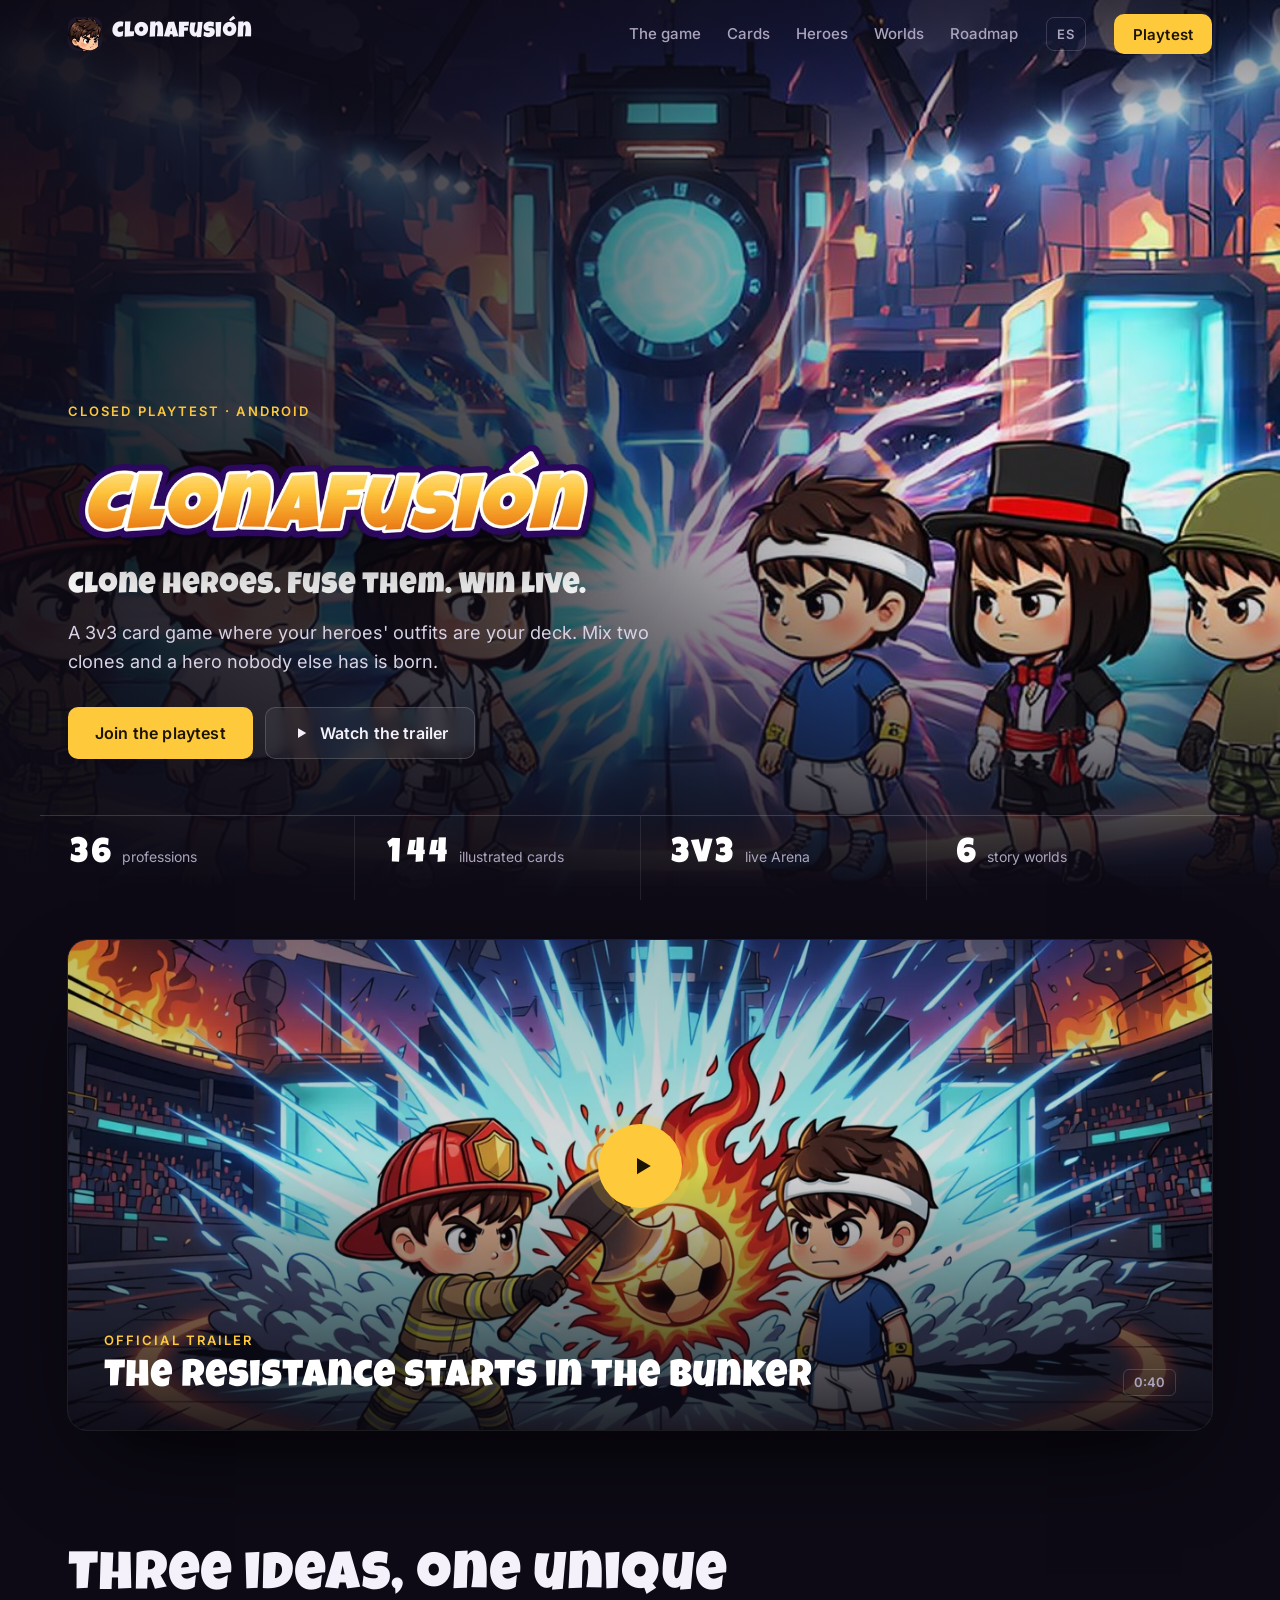
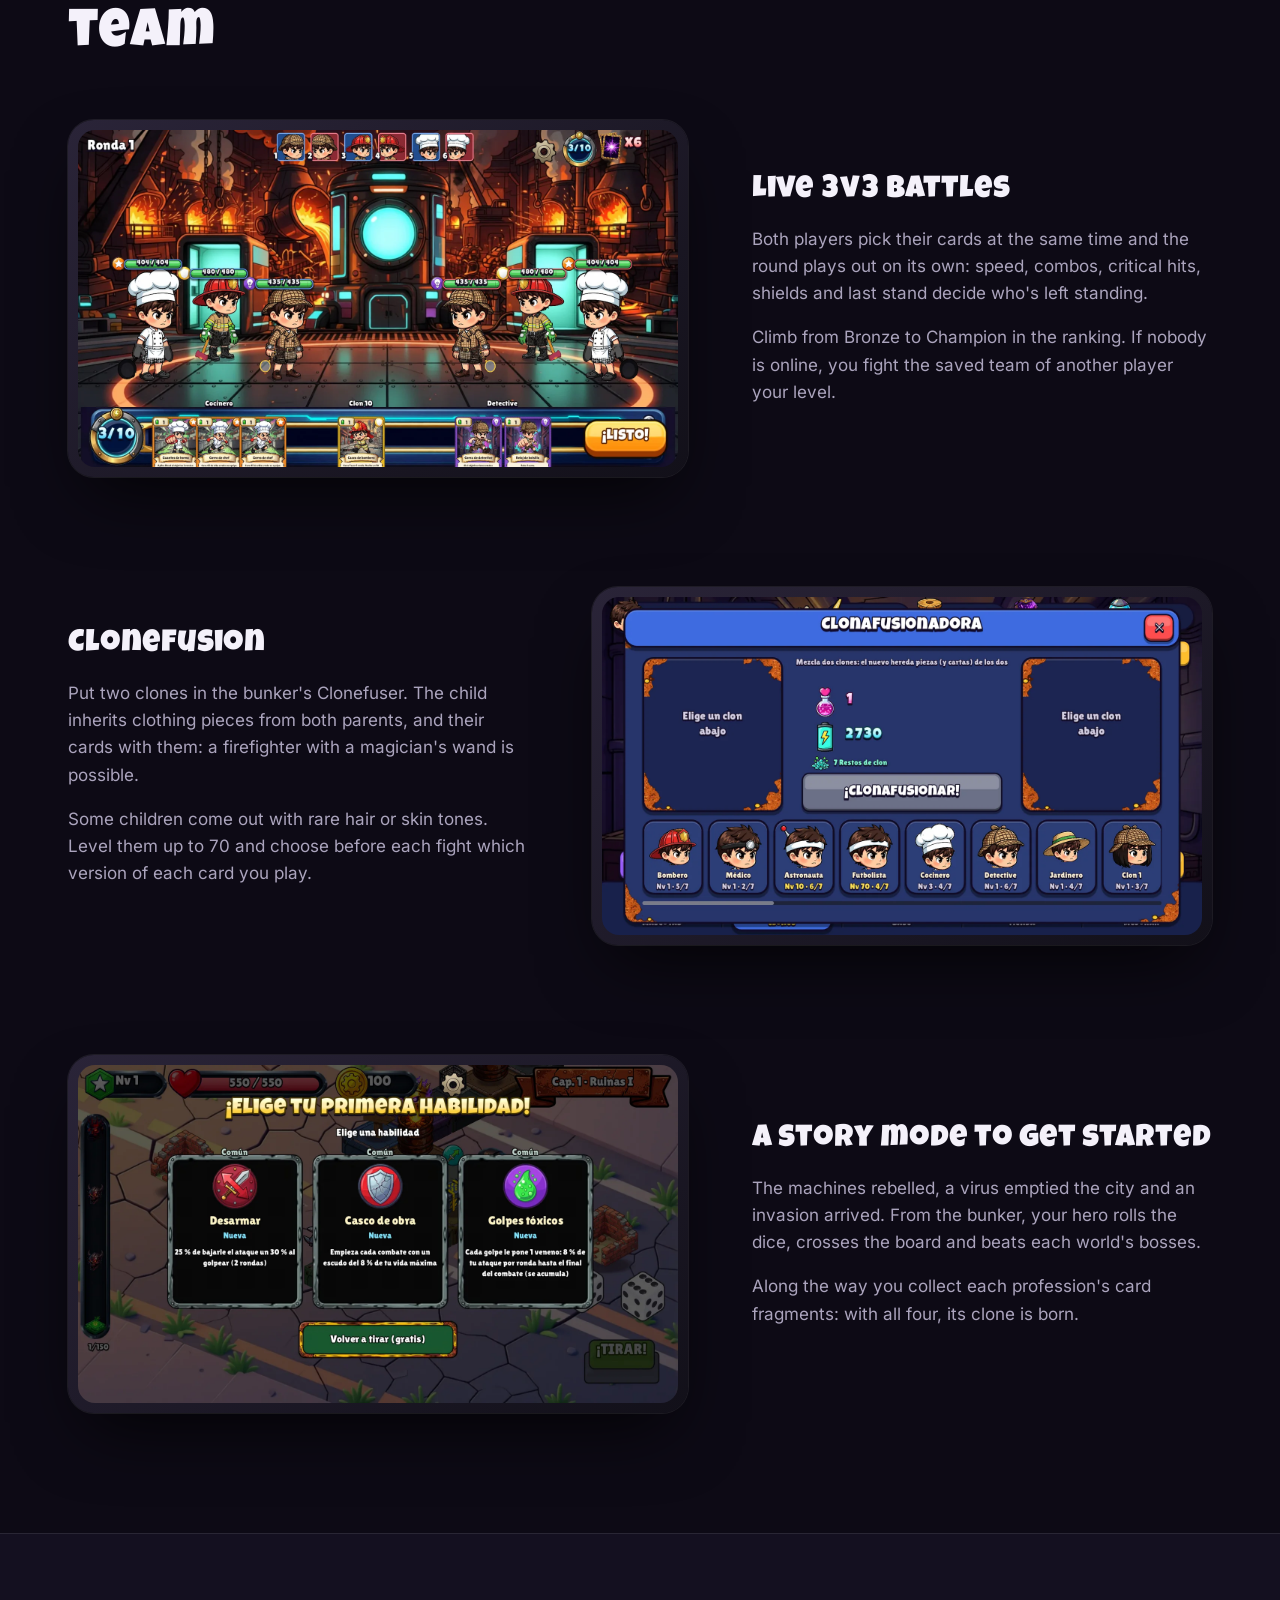
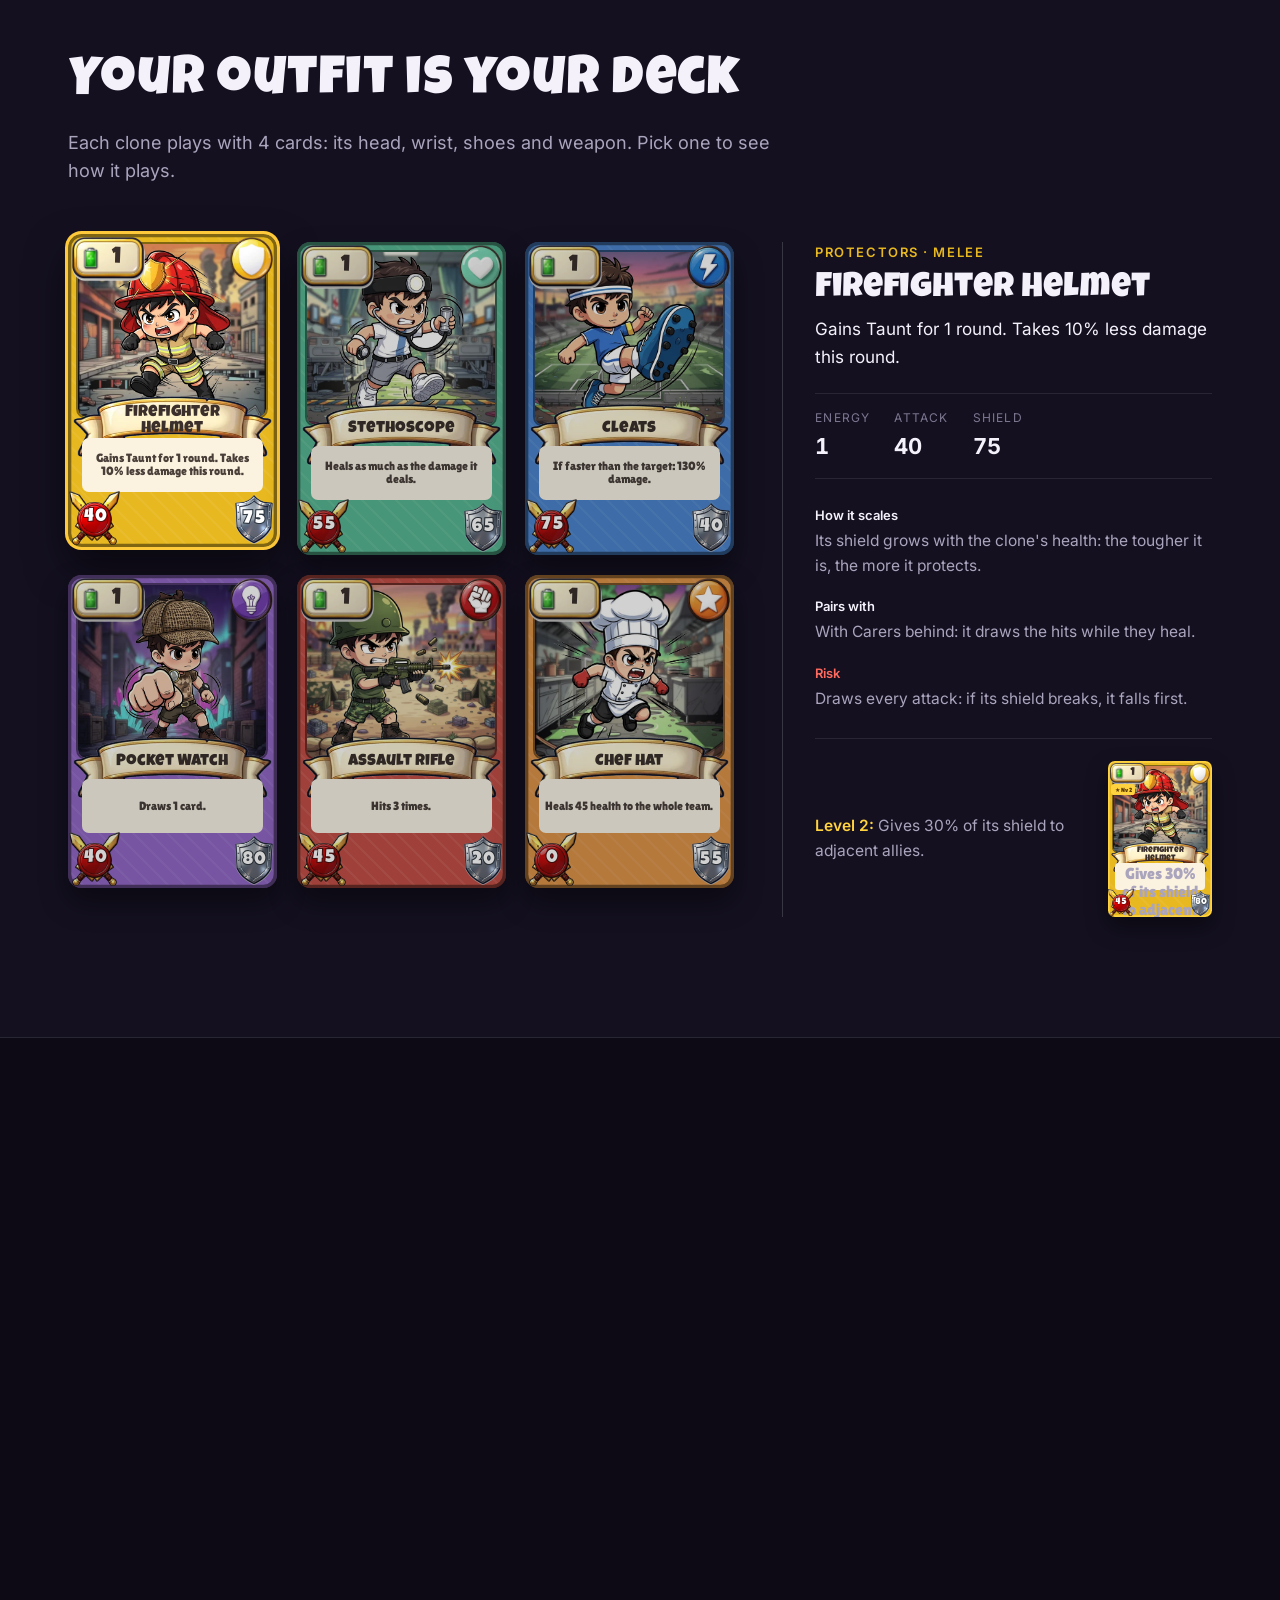
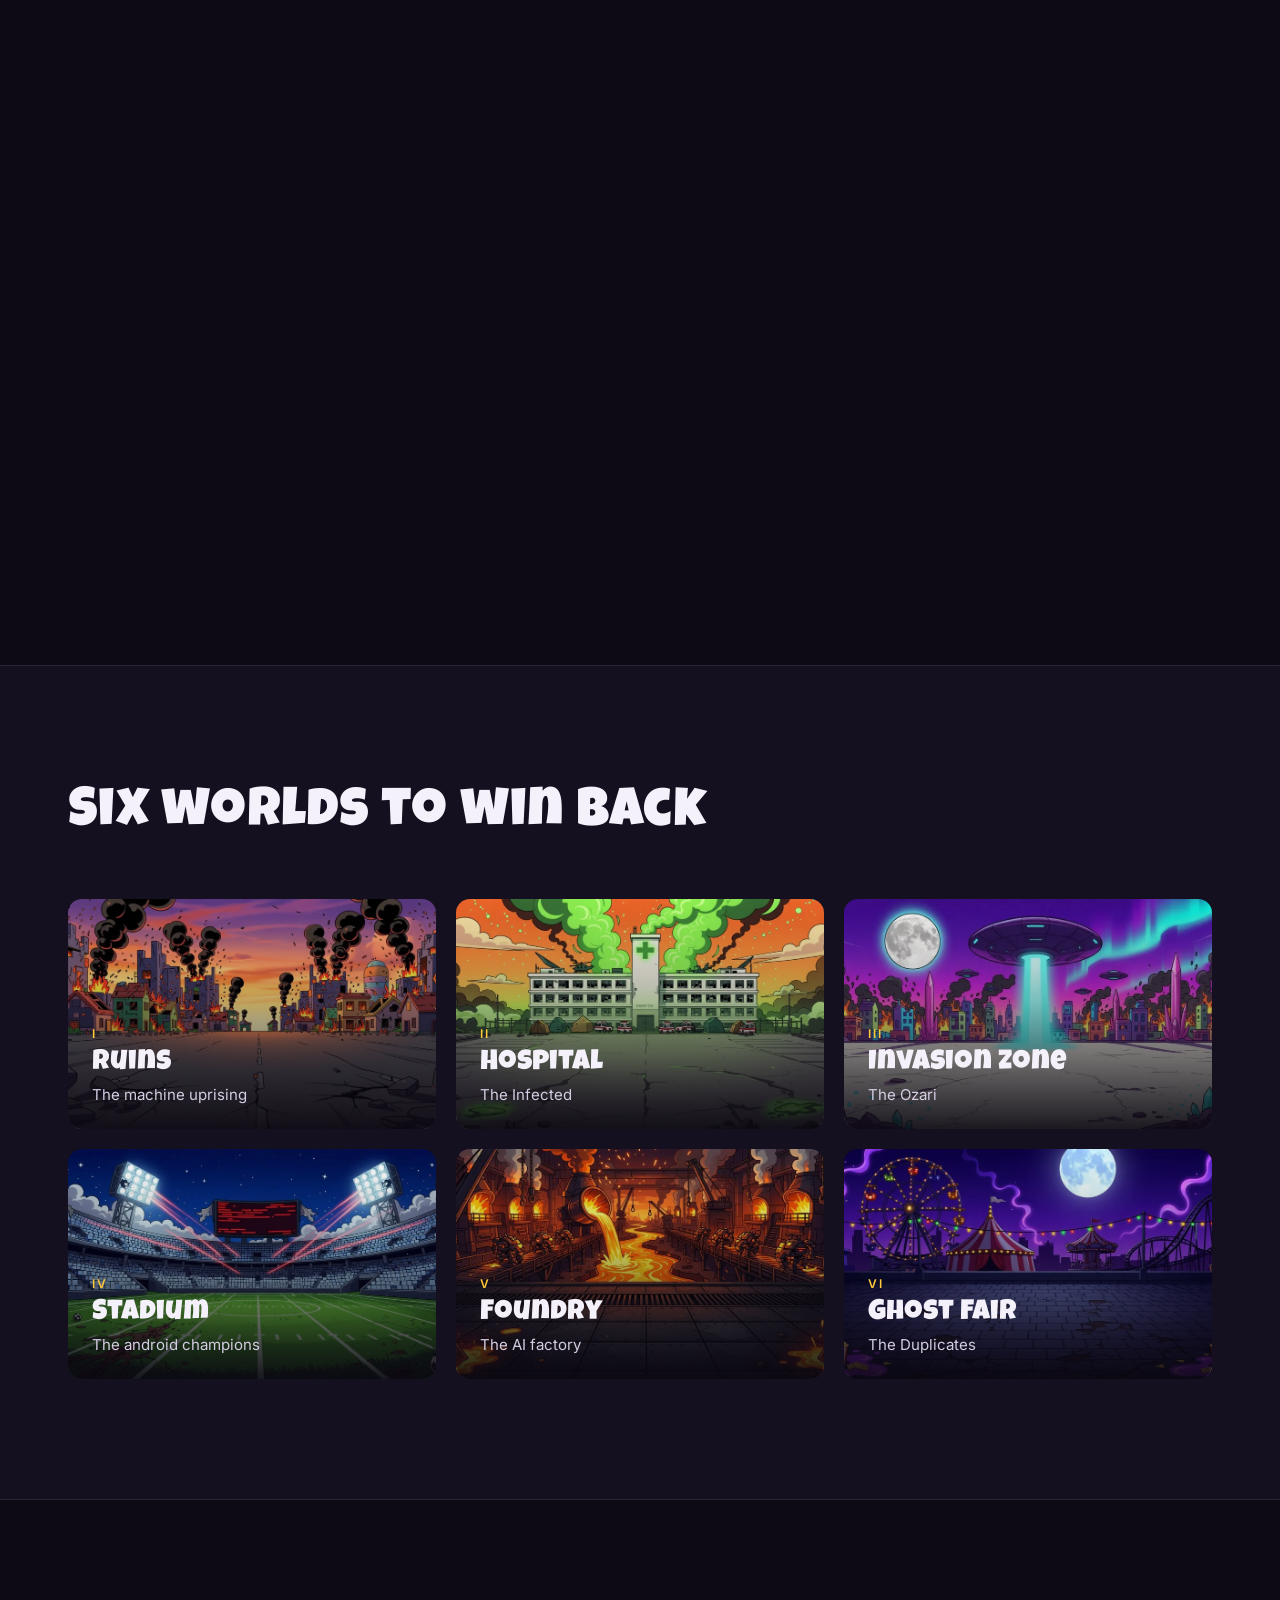
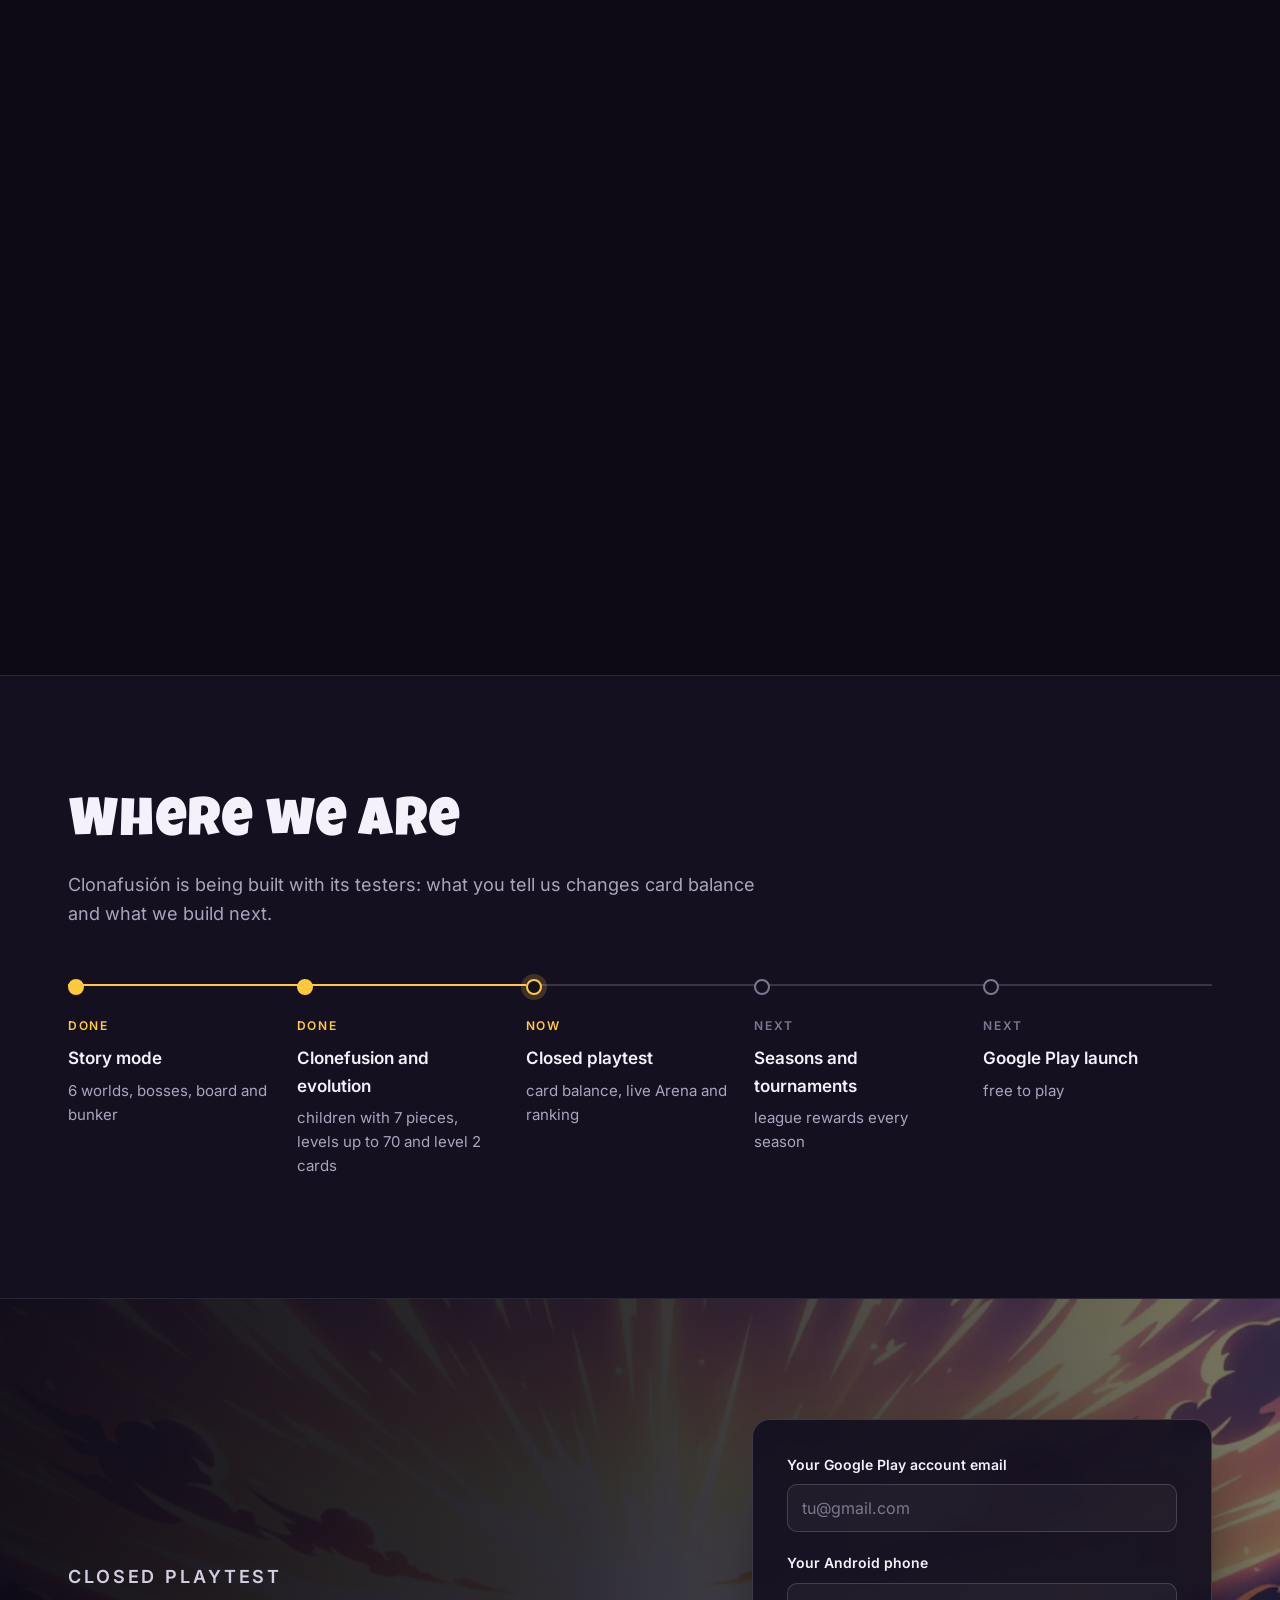
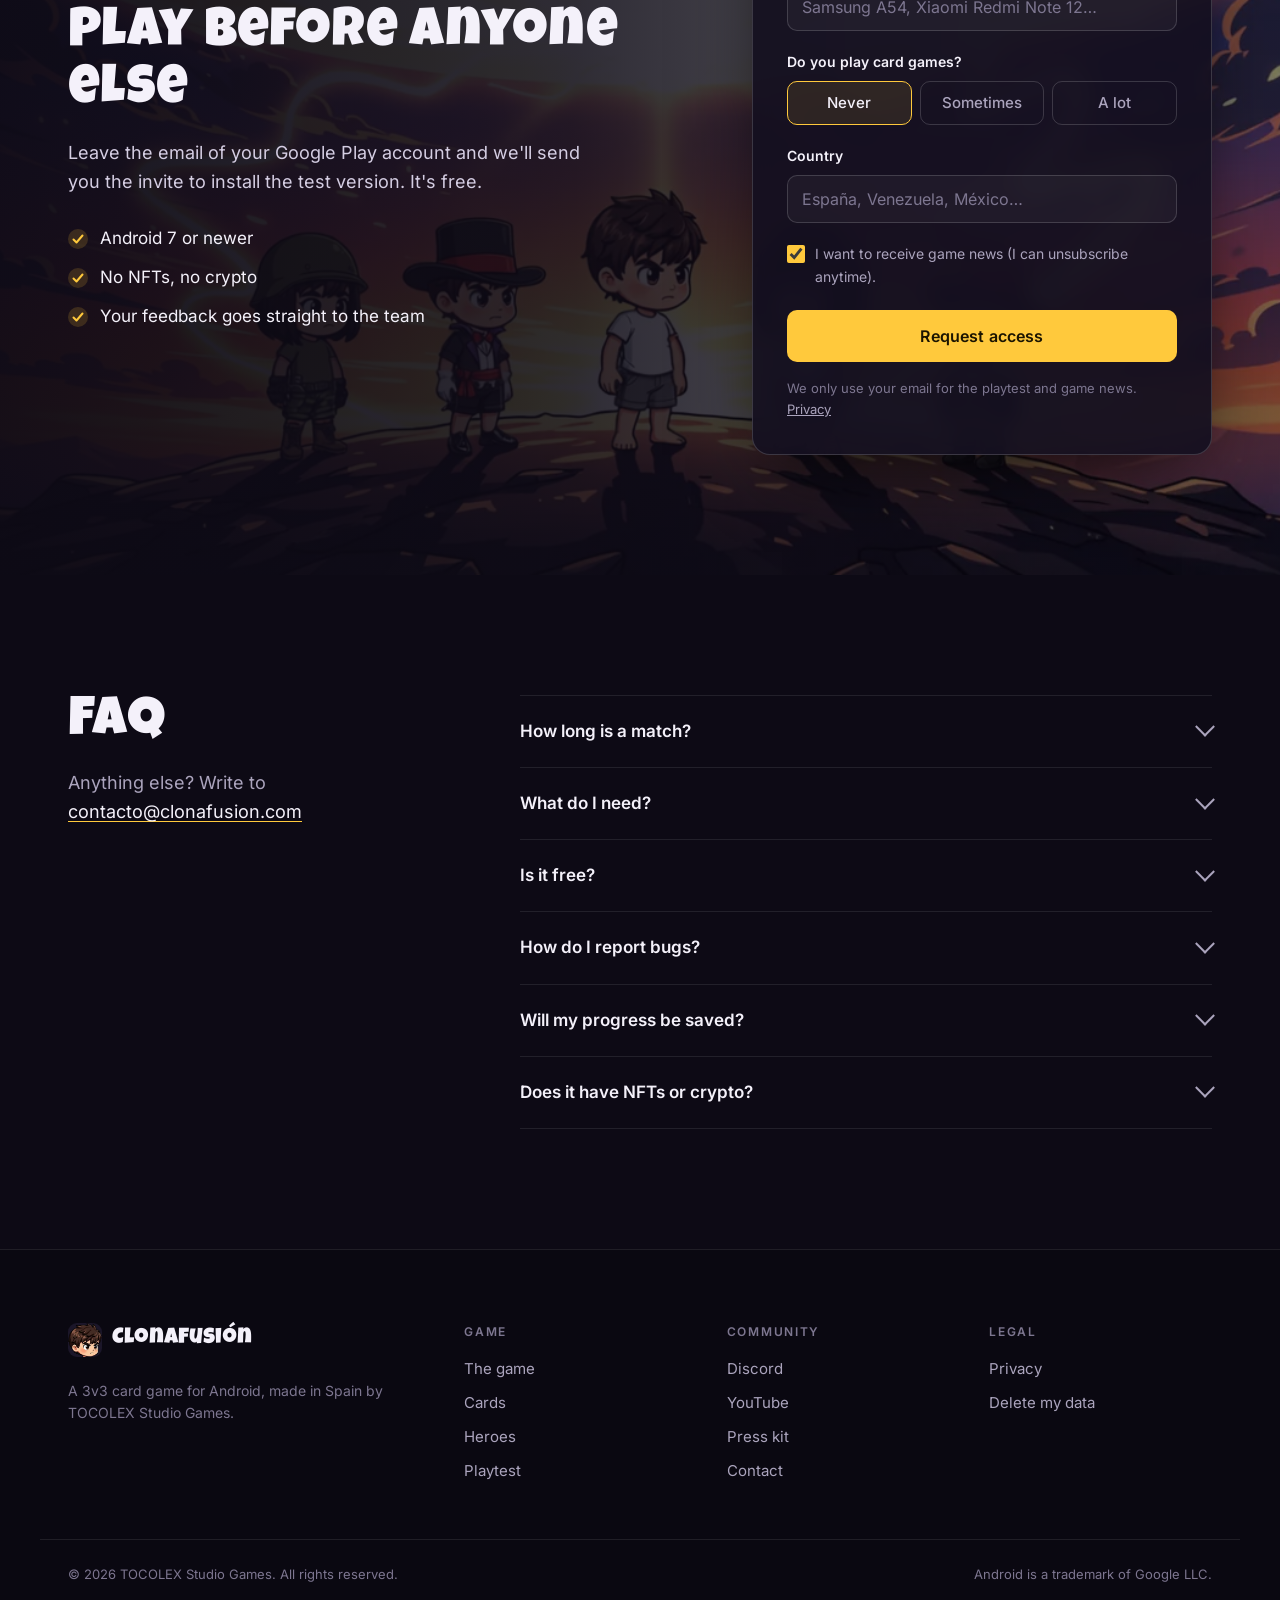
<file: index.html>
<!doctype html>
<html lang="es">
<head>
<meta charset="utf-8">
<meta name="viewport" content="width=device-width, initial-scale=1">
<title>Clonafusión · Juego de cartas 3v3 para Android</title>
<meta name="description" content="Clonafusión: juego de cartas 3 contra 3 en directo para Android con 36 héroes chibi. Clona profesiones, fusiónalas y lucha en la Arena. Playtest cerrado: apúntate.">
<meta property="og:title" content="Clonafusión · Juego de cartas 3v3 para Android">
<meta property="og:description" content="Cartas 3 contra 3 en directo con 36 héroes chibi que clonas y fusionas. Apúntate al playtest de Android.">
<link rel="canonical" href="https://clonafusion.com/">
<meta property="og:url" content="https://clonafusion.com/">
<meta property="og:site_name" content="Clonafusión">
<meta property="og:locale" content="es_ES">
<meta property="og:locale:alternate" content="en_US">
<meta property="og:image" content="https://clonafusion.com/img/portada.jpg">
<meta property="og:image:width" content="1280">
<meta property="og:image:height" content="720">
<meta property="og:image:alt" content="Héroes chibi de Clonafusión listos para luchar">
<meta property="og:video" content="https://www.youtube.com/watch?v=XElbIOIatPk">
<meta name="twitter:image" content="https://clonafusion.com/img/portada.jpg">
<script type="application/ld+json">
{"@context":"https://schema.org","@type":"VideoGame","name":"Clonafusión","url":"https://clonafusion.com/","image":"https://clonafusion.com/img/portada.jpg","description":"Juego de cartas 3 contra 3 en directo para Android con 36 héroes chibi que clonas y fusionas.","genre":["Cartas","Estrategia por turnos"],"gamePlatform":"Android","operatingSystem":"Android","applicationCategory":"Game","inLanguage":["es","en"],"author":{"@type":"Organization","name":"TOCOLEX Studio Games","email":"contacto@clonafusion.com"},"trailer":{"@type":"VideoObject","name":"Clonafusión: tráiler","description":"Tráiler anime de Clonafusión","thumbnailUrl":"https://i.ytimg.com/vi/XElbIOIatPk/hqdefault.jpg","uploadDate":"2026-11-20T12:00:00+01:00","embedUrl":"https://www.youtube.com/embed/XElbIOIatPk"},"sameAs":["https://discord.gg/GAE96e7tmc","https://www.youtube.com/@Clonafusi%C3%B3n"]}
</script>
<meta property="og:type" content="website">
<meta name="twitter:card" content="summary_large_image">
<meta name="theme-color" content="#0d0a15">
<link rel="icon" href="img/caras/heroe.webp">
<link rel="preload" href="fuentes/inter-latin.woff2" as="font" type="font/woff2" crossorigin>
<link rel="stylesheet" href="estilo.css">
</head>
<body>
<a class="saltar" href="#principal" data-es="Ir al contenido" data-en="Skip to content">Ir al contenido</a>

<header class="barra" id="barra">
	<div class="barra-dentro">
		<a class="marca" href="#inicio" aria-label="Clonafusión"><img src="img/caras/heroe.webp" alt="" width="34" height="34"><span>Clonafusión</span></a>
		<nav aria-label="Secciones">
			<a href="#juego" data-es="El juego" data-en="The game">El juego</a>
			<a href="#cartas" data-es="Cartas" data-en="Cards">Cartas</a>
			<a href="#personajes" data-es="Personajes" data-en="Heroes">Personajes</a>
			<a href="#mundos" data-es="Mundos" data-en="Worlds">Mundos</a>
			<a href="#ruta" data-es="Hoja de ruta" data-en="Roadmap">Hoja de ruta</a>
		</nav>
		<button class="idioma" id="idioma" aria-label="Cambiar idioma / Change language">EN</button>
		<a href="#apuntarse" class="boton boton-sm oro" data-es="Playtest" data-en="Playtest">Playtest</a>
	</div>
</header>

<main id="principal">
<section class="portada" id="inicio">
	<video class="portada-video" src="video/portada.mp4" poster="img/portada.jpg" autoplay muted loop playsinline aria-hidden="true"></video>
	<div class="portada-velo"></div>
	<div class="portada-texto envoltura">
		<p class="antetitulo" id="fase">Playtest cerrado · Android</p>
		<h1 class="titulo"><img src="prensa/logo.webp" alt="Clonafusión" width="900" height="186"></h1>
		<p class="lema" data-es="Clona héroes. Fusiónalos. Gana en directo." data-en="Clone heroes. Fuse them. Win live.">Clona héroes. Fusiónalos. Gana en directo.</p>
		<p class="intro" data-es="Un juego de cartas 3 contra 3 en el que la ropa de tus personajes es tu mazo. Mezcla dos clones y nace un héroe que nadie más tiene."
			data-en="A 3v3 card game where your heroes' outfits are your deck. Mix two clones and a hero nobody else has is born.">Un juego de cartas 3 contra 3 en el que la ropa de tus personajes es tu mazo. Mezcla dos clones y nace un héroe que nadie más tiene.</p>
		<div class="botones">
			<a class="boton oro" href="#apuntarse" data-es="Apúntate al playtest" data-en="Join the playtest">Apúntate al playtest</a>
			<button class="boton fantasma" id="ver-trailer" type="button">
				<svg viewBox="0 0 24 24" width="18" height="18" aria-hidden="true"><path d="M8 5.5v13l11-6.5z" fill="currentColor"/></svg>
				<span data-es="Ver el tráiler" data-en="Watch the trailer">Ver el tráiler</span>
			</button>
		</div>
	</div>
	<ul class="datos envoltura" aria-label="El juego en cifras">
		<li><b>36</b><span data-es="profesiones" data-en="professions">profesiones</span></li>
		<li><b>144</b><span data-es="cartas ilustradas" data-en="illustrated cards">cartas ilustradas</span></li>
		<li><b>3v3</b><span data-es="Arena en directo" data-en="live Arena">Arena en directo</span></li>
		<li><b>6</b><span data-es="mundos de historia" data-en="story worlds">mundos de historia</span></li>
	</ul>
</section>

<section class="bloque bloque-trailer" id="trailer">
	<div class="envoltura">
		<button class="poster" id="ver-trailer-2" type="button" aria-label="Ver el tráiler">
			<img src="img/anime/t05_choque.webp" alt="" loading="lazy" width="1280" height="720">
			<span class="poster-velo"></span>
			<span class="poster-play"><svg viewBox="0 0 24 24" width="30" height="30" aria-hidden="true"><path d="M8 5.5v13l11-6.5z" fill="currentColor"/></svg></span>
			<span class="poster-texto">
				<span class="antetitulo" data-es="Tráiler oficial" data-en="Official trailer">Tráiler oficial</span>
				<span class="poster-titulo" data-es="La resistencia empieza en el búnker" data-en="The resistance starts in the bunker">La resistencia empieza en el búnker</span>
				<span class="poster-dur">0:40</span>
			</span>
		</button>
	</div>
</section>

<section class="bloque" id="juego">
	<div class="envoltura">
		<header class="cabecera">
			<h2 data-es="Tres ideas, un equipo único" data-en="Three ideas, one unique team">Tres ideas, un equipo único</h2>
		</header>

		<article class="rasgo">
			<figure class="pantalla"><img src="img/capturas/arena.webp" alt="Combate de la Arena: tres clones contra tres en la Fundición" loading="lazy" width="1600" height="900"></figure>
			<div class="rasgo-texto">
				<h3 data-es="Combates 3 contra 3 en directo" data-en="Live 3v3 battles">Combates 3 contra 3 en directo</h3>
				<p data-es="Los dos jugadores eligen sus cartas a la vez y la ronda se resuelve sola: velocidad, combos, críticos, escudos y el último aliento deciden quién queda en pie."
					data-en="Both players pick their cards at the same time and the round plays out on its own: speed, combos, critical hits, shields and last stand decide who's left standing.">Los dos jugadores eligen sus cartas a la vez y la ronda se resuelve sola: velocidad, combos, críticos, escudos y el último aliento deciden quién queda en pie.</p>
				<p data-es="Sube de Bronce a Campeón en el ranking. Si no hay nadie conectado, luchas contra el equipo guardado de otro jugador de tu nivel."
					data-en="Climb from Bronze to Champion in the ranking. If nobody is online, you fight the saved team of another player your level.">Sube de Bronce a Campeón en el ranking. Si no hay nadie conectado, luchas contra el equipo guardado de otro jugador de tu nivel.</p>
			</div>
		</article>

		<article class="rasgo al-reves">
			<figure class="pantalla"><img src="img/capturas/clonafusionadora.webp" alt="La Clonafusionadora del búnker con los clones disponibles" loading="lazy" width="1600" height="900"></figure>
			<div class="rasgo-texto">
				<h3 data-es="La clonafusión" data-en="Clonefusion">La clonafusión</h3>
				<p data-es="Mete dos clones en la Clonafusionadora del búnker. El hijo hereda piezas de ropa de los dos padres, y con ellas sus cartas: un bombero con la varita de un mago es posible."
					data-en="Put two clones in the bunker's Clonefuser. The child inherits clothing pieces from both parents, and their cards with them: a firefighter with a magician's wand is possible.">Mete dos clones en la Clonafusionadora del búnker. El hijo hereda piezas de ropa de los dos padres, y con ellas sus cartas: un bombero con la varita de un mago es posible.</p>
				<p data-es="Algunos hijos salen con pelo o piel poco comunes. Súbelos hasta el nivel 70 y elige antes de cada combate qué versión de cada carta juegas."
					data-en="Some children come out with rare hair or skin tones. Level them up to 70 and choose before each fight which version of each card you play.">Algunos hijos salen con pelo o piel poco comunes. Súbelos hasta el nivel 70 y elige antes de cada combate qué versión de cada carta juegas.</p>
			</div>
		</article>

		<article class="rasgo">
			<figure class="pantalla"><img src="img/capturas/viaje.webp" alt="El héroe se enfrenta a un robot mantis en las Ruinas" loading="lazy" width="1600" height="900"></figure>
			<div class="rasgo-texto">
				<h3 data-es="Un modo historia para empezar" data-en="A story mode to get started">Un modo historia para empezar</h3>
				<p data-es="Las máquinas se rebelaron, un virus vació la ciudad y llegó una invasión. Desde el búnker, tu héroe tira los dados, cruza el tablero y vence a los jefes de cada mundo."
					data-en="The machines rebelled, a virus emptied the city and an invasion arrived. From the bunker, your hero rolls the dice, crosses the board and beats each world's bosses.">Las máquinas se rebelaron, un virus vació la ciudad y llegó una invasión. Desde el búnker, tu héroe tira los dados, cruza el tablero y vence a los jefes de cada mundo.</p>
				<p data-es="Por el camino reúnes los fragmentos de carta de cada profesión: con las cuatro de una, nace su clon."
					data-en="Along the way you collect each profession's card fragments: with all four, its clone is born.">Por el camino reúnes los fragmentos de carta de cada profesión: con las cuatro de una, nace su clon.</p>
			</div>
		</article>
	</div>
</section>

<section class="bloque bloque-claro" id="cartas">
	<div class="envoltura">
		<header class="cabecera">
			<h2 data-es="Tu ropa es tu mazo" data-en="Your outfit is your deck">Tu ropa es tu mazo</h2>
			<p class="sub" data-es="Cada clon juega con 4 cartas: las de su cabeza, muñeca, calzado y arma. Elige una para ver cómo se usa."
				data-en="Each clone plays with 4 cards: its head, wrist, shoes and weapon. Pick one to see how it plays.">Cada clon juega con 4 cartas: las de su cabeza, muñeca, calzado y arma. Elige una para ver cómo se usa.</p>
		</header>
		<div class="inspector">
			<div class="mazo" id="mazo" role="list"></div>
			<aside class="detalle" id="detalle" aria-live="polite"></aside>
		</div>
	</div>
</section>

<section class="bloque" id="personajes">
	<div class="envoltura">
		<header class="cabecera cabecera-fila">
			<div>
				<h2 data-es="36 profesiones, 6 clases" data-en="36 professions, 6 classes">36 profesiones, 6 clases</h2>
				<p class="sub" data-es="Defensa gana a Distancia, Distancia a Cuerpo a cuerpo y Cuerpo a cuerpo a Defensa. Cada profesión tiene versión chico y chica."
					data-en="Defense beats Ranged, Ranged beats Melee and Melee beats Defense. Every profession comes as a boy and a girl.">Defensa gana a Distancia, Distancia a Cuerpo a cuerpo y Cuerpo a cuerpo a Defensa. Cada profesión tiene versión chico y chica.</p>
			</div>
			<div class="sexo" role="group" aria-label="Chicos o chicas">
				<button class="activo" data-sexo="chico" aria-pressed="true" data-es="Chicos" data-en="Boys">Chicos</button>
				<button data-sexo="chica" aria-pressed="false" data-es="Chicas" data-en="Girls">Chicas</button>
			</div>
		</header>
		<div id="clases" class="clases"></div>
	</div>
</section>

<section class="bloque bloque-claro" id="mundos">
	<div class="envoltura">
		<header class="cabecera">
			<h2 data-es="Seis mundos que recuperar" data-en="Six worlds to win back">Seis mundos que recuperar</h2>
		</header>
		<div class="rejilla-mundos">
			<article><img class="m-fondo" src="img/mundos/ruinas.webp" alt="" loading="lazy"><div><span class="m-num">I</span><h3 data-es="Ruinas" data-en="Ruins">Ruinas</h3><p data-es="La rebelión de las máquinas" data-en="The machine uprising">La rebelión de las máquinas</p></div></article>
			<article><img class="m-fondo" src="img/mundos/hospital.webp" alt="" loading="lazy"><div><span class="m-num">II</span><h3 data-es="Hospital" data-en="Hospital">Hospital</h3><p data-es="Los Contaminados" data-en="The Infected">Los Contaminados</p></div></article>
			<article><img class="m-fondo" src="img/mundos/invasion.webp" alt="" loading="lazy"><div><span class="m-num">III</span><h3 data-es="Zona de invasión" data-en="Invasion zone">Zona de invasión</h3><p data-es="Los Ozari" data-en="The Ozari">Los Ozari</p></div></article>
			<article><img class="m-fondo" src="img/mundos/estadio.webp" alt="" loading="lazy"><div><span class="m-num">IV</span><h3 data-es="Estadio" data-en="Stadium">Estadio</h3><p data-es="Los androides campeones" data-en="The android champions">Los androides campeones</p></div></article>
			<article><img class="m-fondo" src="img/mundos/fundicion.webp" alt="" loading="lazy"><div><span class="m-num">V</span><h3 data-es="Fundición" data-en="Foundry">Fundición</h3><p data-es="La fábrica de la IA" data-en="The AI factory">La fábrica de la IA</p></div></article>
			<article><img class="m-fondo" src="img/mundos/feria.webp" alt="" loading="lazy"><div><span class="m-num">VI</span><h3 data-es="Feria Fantasma" data-en="Ghost Fair">Feria Fantasma</h3><p data-es="Los Duplicados" data-en="The Duplicates">Los Duplicados</p></div></article>
		</div>
	</div>
</section>

<section class="bloque" id="capturas">
	<div class="envoltura">
		<header class="cabecera">
			<h2 data-es="Así se juega" data-en="How it plays">Así se juega</h2>
		</header>
	</div>
	<div class="galeria" tabindex="0" aria-label="Capturas del juego">
		<figure><img src="img/capturas/base.webp" alt="El búnker: la base de tu héroe" loading="lazy" width="1600" height="900"><figcaption data-es="El búnker, tu base" data-en="The bunker, your base">El búnker, tu base</figcaption></figure>
		<figure><img src="img/capturas/arena.webp" alt="Combate 3 contra 3 en la Arena" loading="lazy" width="1600" height="900"><figcaption data-es="Arena 3 contra 3" data-en="3v3 Arena">Arena 3 contra 3</figcaption></figure>
		<figure><img src="img/capturas/coleccion.webp" alt="La colección de cartas por profesiones" loading="lazy" width="1600" height="900"><figcaption data-es="Colección de cartas" data-en="Card collection">Colección de cartas</figcaption></figure>
		<figure><img src="img/capturas/clonafusionadora.webp" alt="La Clonafusionadora" loading="lazy" width="1600" height="900"><figcaption data-es="La Clonafusionadora" data-en="The Clonefuser">La Clonafusionadora</figcaption></figure>
		<figure><img src="img/capturas/habilidades.webp" alt="Elección de habilidades al empezar un viaje" loading="lazy" width="1600" height="900"><figcaption data-es="Habilidades del viaje" data-en="Journey skills">Habilidades del viaje</figcaption></figure>
		<figure><img src="img/capturas/viaje.webp" alt="Combate del modo historia contra un robot" loading="lazy" width="1600" height="900"><figcaption data-es="Modo historia" data-en="Story mode">Modo historia</figcaption></figure>
	</div>
</section>

<section class="bloque bloque-claro" id="ruta">
	<div class="envoltura">
		<header class="cabecera">
			<h2 data-es="Dónde estamos" data-en="Where we are">Dónde estamos</h2>
			<p class="sub" data-es="Clonafusión se está haciendo con sus testers: lo que nos contáis cambia el equilibrio de las cartas y lo siguiente que construimos."
				data-en="Clonafusión is being built with its testers: what you tell us changes card balance and what we build next.">Clonafusión se está haciendo con sus testers: lo que nos contáis cambia el equilibrio de las cartas y lo siguiente que construimos.</p>
		</header>
		<ol class="ruta" id="lista-ruta"></ol>
	</div>
</section>

<section class="bloque bloque-foto" id="apuntarse">
	<div class="envoltura apuntarse">
		<div class="apuntarse-texto">
			<p class="antetitulo" data-es="Playtest cerrado" data-en="Closed playtest">Playtest cerrado</p>
			<h2 data-es="Juega antes que nadie" data-en="Play before anyone else">Juega antes que nadie</h2>
			<p data-es="Déjanos el correo de tu cuenta de Google Play y te enviaremos la invitación para instalar la versión de prueba. Es gratis." data-en="Leave the email of your Google Play account and we'll send you the invite to install the test version. It's free.">Déjanos el correo de tu cuenta de Google Play y te enviaremos la invitación para instalar la versión de prueba. Es gratis.</p>
			<ul class="lista-check">
				<li data-es="Android 7 o más reciente" data-en="Android 7 or newer">Android 7 o más reciente</li>
				<li data-es="Sin NFT ni criptomonedas" data-en="No NFTs, no crypto">Sin NFT ni criptomonedas</li>
				<li data-es="Tu opinión llega directa al equipo" data-en="Your feedback goes straight to the team">Tu opinión llega directa al equipo</li>
			</ul>
		</div>
		<div class="tarjeta-form">
			<form id="form" novalidate>
				<label for="f-correo" data-es="Correo de tu cuenta de Google Play" data-en="Your Google Play account email">Correo de tu cuenta de Google Play</label>
				<input id="f-correo" name="correo" type="email" autocomplete="email" required placeholder="tu@gmail.com">
				<p class="error" id="e-correo" hidden data-es="Escribe un correo válido." data-en="Enter a valid email.">Escribe un correo válido.</p>

				<label for="f-movil" data-es="Tu móvil Android" data-en="Your Android phone">Tu móvil Android</label>
				<input id="f-movil" name="movil" type="text" autocomplete="off" required placeholder="Samsung A54, Xiaomi Redmi Note 12…">
				<p class="error" id="e-movil" hidden data-es="Dinos qué móvil tienes." data-en="Tell us which phone you have.">Dinos qué móvil tienes.</p>

				<fieldset>
					<legend data-es="¿Juegas a juegos de cartas?" data-en="Do you play card games?">¿Juegas a juegos de cartas?</legend>
					<div class="opciones">
						<label><input type="radio" name="experiencia" value="Nunca" checked><span data-es="Nunca" data-en="Never">Nunca</span></label>
						<label><input type="radio" name="experiencia" value="A veces"><span data-es="A veces" data-en="Sometimes">A veces</span></label>
						<label><input type="radio" name="experiencia" value="Mucho"><span data-es="Mucho" data-en="A lot">Mucho</span></label>
					</div>
				</fieldset>

				<label for="f-pais" data-es="País" data-en="Country">País</label>
				<input id="f-pais" name="pais" type="text" autocomplete="country-name" placeholder="España, Venezuela, México…">

				<label class="casilla"><input type="checkbox" name="novedades" id="f-novedades" checked><span data-es="Quiero recibir novedades del juego (puedo darme de baja cuando quiera)." data-en="I want to receive game news (I can unsubscribe anytime).">Quiero recibir novedades del juego (puedo darme de baja cuando quiera).</span></label>

				<button class="boton oro enviar" type="submit" id="enviar"><span data-es="Solicitar acceso" data-en="Request access">Solicitar acceso</span></button>
				<p class="aviso-form" id="aviso-form" hidden></p>
				<p class="letra-pequena"><span data-es="Usamos tu correo solo para el playtest y las novedades del juego." data-en="We only use your email for the playtest and game news.">Usamos tu correo solo para el playtest y las novedades del juego.</span> <a href="privacidad.html" data-es="Privacidad" data-en="Privacy">Privacidad</a></p>
			</form>
			<div class="hecho" id="hecho" hidden>
				<img src="img/capsula.webp" alt="" width="96" height="96">
				<h3 data-es="Estás en la lista" data-en="You're on the list">Estás en la lista</h3>
				<p data-es="Cuando abramos la siguiente tanda te llegará la invitación de Google Play. Mientras, pásate por el Discord." data-en="When we open the next batch you'll get the Google Play invite. Meanwhile, drop by the Discord.">Cuando abramos la siguiente tanda te llegará la invitación de Google Play. Mientras, pásate por el Discord.</p>
				<a class="boton fantasma" data-enlace="discord" href="#" target="_blank" rel="noopener" data-es="Unirse a Discord" data-en="Join Discord">Unirse a Discord</a>
			</div>
		</div>
	</div>
</section>

<section class="bloque" id="faq">
	<div class="envoltura faq-rejilla">
		<header class="cabecera">
			<h2 data-es="Preguntas frecuentes" data-en="FAQ">Preguntas frecuentes</h2>
			<p class="sub"><span data-es="¿Algo más? Escríbenos a" data-en="Anything else? Write to">¿Algo más? Escríbenos a</span> <a data-enlace="contacto" href="#">contacto@clonafusion.com</a></p>
		</header>
		<div class="faq" id="lista-faq"></div>
	</div>
</section>
</main>

<footer class="pie">
	<div class="envoltura pie-rejilla">
		<div class="pie-marca">
			<a class="marca" href="#inicio"><img src="img/caras/heroe.webp" alt="" width="34" height="34"><span>Clonafusión</span></a>
			<p data-es="Juego de cartas 3 contra 3 para Android, hecho en España por TOCOLEX Studio Games." data-en="A 3v3 card game for Android, made in Spain by TOCOLEX Studio Games.">Juego de cartas 3 contra 3 para Android, hecho en España por TOCOLEX Studio Games.</p>
		</div>
		<nav aria-label="Juego">
			<h4 data-es="Juego" data-en="Game">Juego</h4>
			<a href="#juego" data-es="El juego" data-en="The game">El juego</a>
			<a href="#cartas" data-es="Cartas" data-en="Cards">Cartas</a>
			<a href="#personajes" data-es="Personajes" data-en="Heroes">Personajes</a>
			<a href="#apuntarse" data-es="Playtest" data-en="Playtest">Playtest</a>
		</nav>
		<nav aria-label="Comunidad">
			<h4 data-es="Comunidad" data-en="Community">Comunidad</h4>
			<a data-enlace="discord" href="https://discord.gg/GAE96e7tmc" target="_blank" rel="noopener">Discord</a>
			<a data-enlace="youtube" href="https://www.youtube.com/@Clonafusi%C3%B3n" target="_blank" rel="noopener">YouTube</a>
			<a href="prensa.html" data-es="Prensa" data-en="Press kit">Prensa</a>
			<a data-enlace="contacto" href="#" data-es="Contacto" data-en="Contact">Contacto</a>
		</nav>
		<nav aria-label="Legal">
			<h4 data-es="Legal" data-en="Legal">Legal</h4>
			<a href="privacidad.html" data-es="Privacidad" data-en="Privacy">Privacidad</a>
			<a href="borrar-datos.html" data-es="Borrar mis datos" data-en="Delete my data">Borrar mis datos</a>
		</nav>
	</div>
	<div class="envoltura pie-final">
		<p>© 2026 TOCOLEX Studio Games. <span data-es="Todos los derechos reservados." data-en="All rights reserved.">Todos los derechos reservados.</span></p>
		<p data-es="Android es una marca de Google LLC." data-en="Android is a trademark of Google LLC.">Android es una marca de Google LLC.</p>
	</div>
</footer>

<div class="modal" id="modal" hidden>
	<button class="cerrar" id="cerrar" aria-label="Cerrar">
		<svg viewBox="0 0 24 24" width="22" height="22" aria-hidden="true"><path d="M6 6l12 12M18 6L6 18" stroke="currentColor" stroke-width="2.2" stroke-linecap="round"/></svg>
	</button>
	<video id="video-trailer" controls playsinline preload="none" poster="img/portada.jpg"></video>
</div>

<script src="datos.js"></script>
<script src="web.js?v=2"></script>
</body>
</html>
</file>
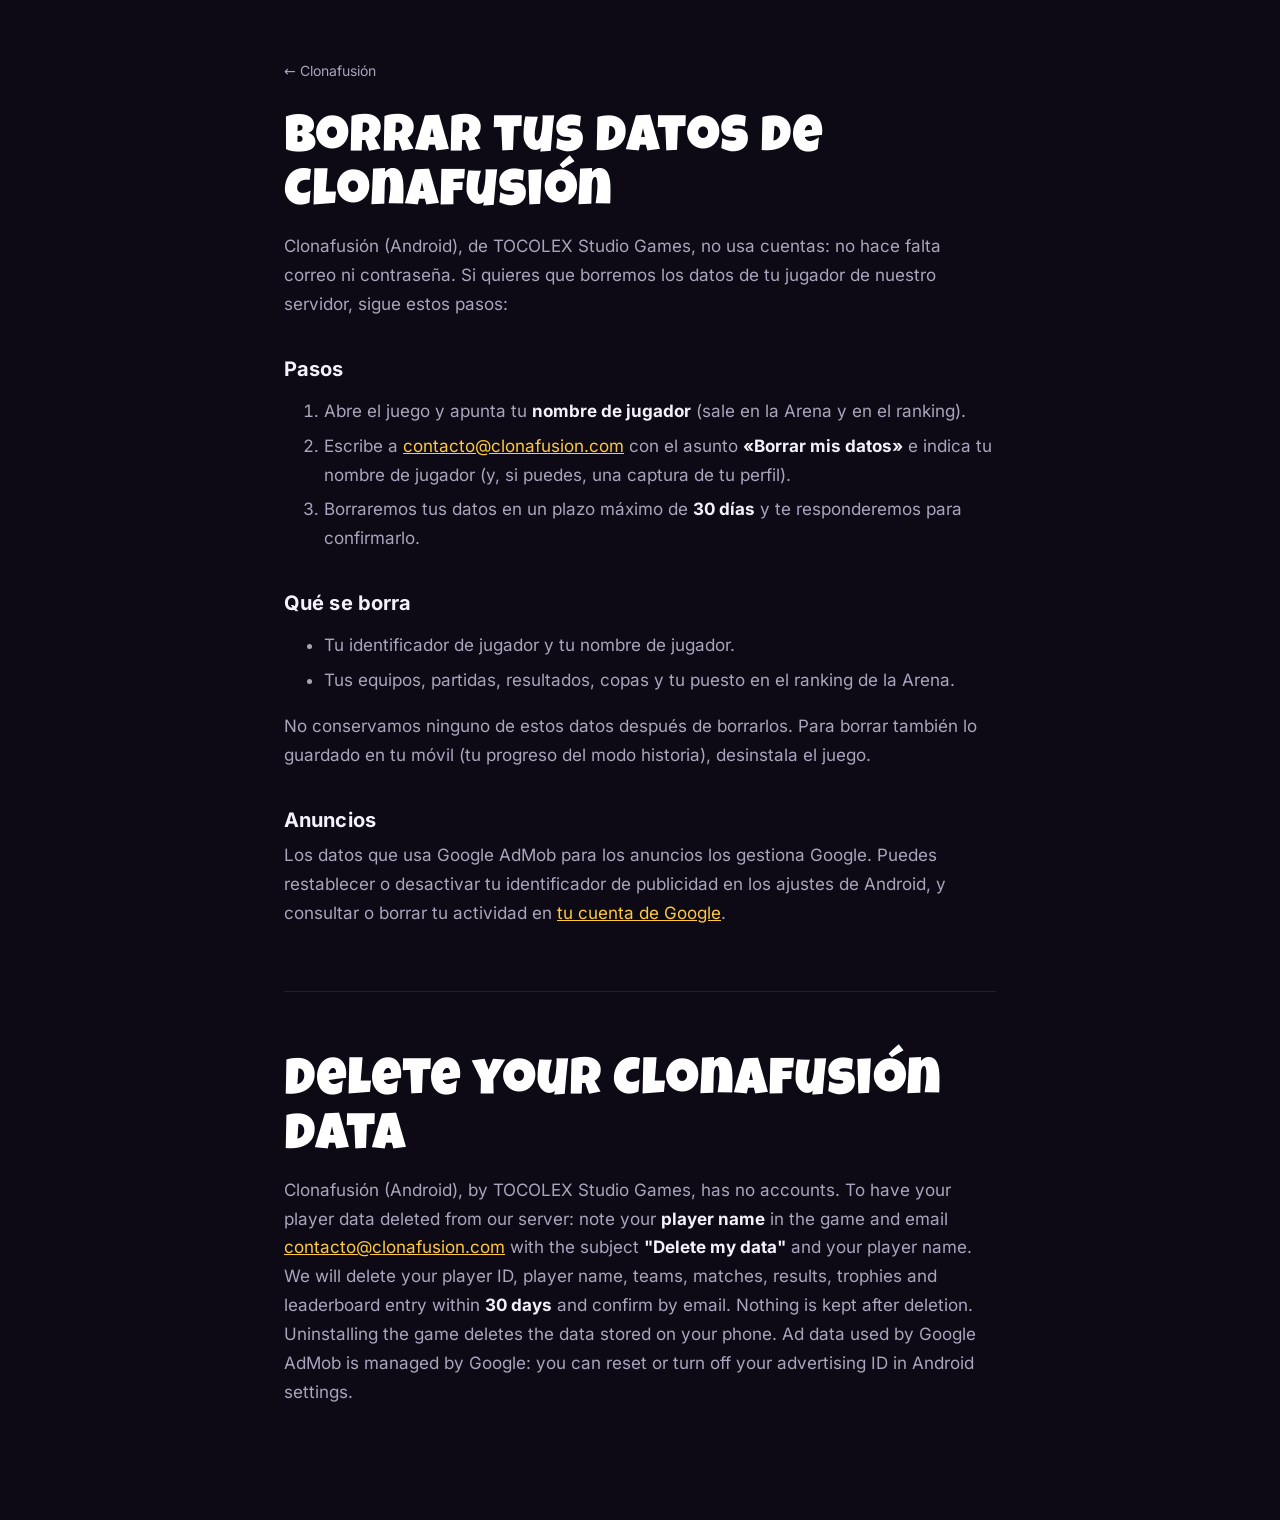
<file: borrar-datos.html>
<!doctype html>
<html lang="es">
<head>
<meta charset="utf-8">
<meta name="viewport" content="width=device-width, initial-scale=1">
<title>Borrar tus datos · Clonafusión</title>
<meta name="description" content="Cómo pedir que se borren los datos de tu jugador de Clonafusión.">
<link rel="canonical" href="https://clonafusion.com/borrar-datos">
<link rel="icon" href="img/caras/heroe.webp">
<link rel="stylesheet" href="estilo.css">
<style>
	.legal { max-width: 760px; margin: 0 auto; padding: 56px 24px 96px; line-height: 1.7; color: var(--suave); }
	.legal h1 { font-family: "Clonafusion Display", "Lilita One", sans-serif; font-size: clamp(36px, 6vw, 52px); line-height: 1.05; margin: 28px 0 10px; color: #fff; }
	.legal h2 { font-family: "Inter", system-ui, sans-serif; font-size: 20px; font-weight: 700; margin: 40px 0 10px; color: var(--texto); }
	.legal strong { color: var(--texto); }
	.legal a { color: var(--oro); }
	.legal .volver { font-size: 14px; color: var(--suave); text-decoration: none; }
	.legal .volver:hover { color: var(--texto); }
	.legal .fecha { color: var(--tenue); font-size: 14px; margin-bottom: 32px; }
	.legal hr { border: 0; border-top: 1px solid var(--linea); margin: 64px 0; }
	.legal li { margin-bottom: 6px; }
</style>
</head>
<body>
<main class="legal">
	<p><a class="volver" href="./">← Clonafusión</a></p>

	<h1>Borrar tus datos de Clonafusión</h1>
	<p>Clonafusión (Android), de TOCOLEX Studio Games, no usa cuentas: no hace falta correo ni contraseña. Si quieres que borremos los datos de tu jugador de nuestro servidor, sigue estos pasos:</p>

	<h2>Pasos</h2>
	<ol>
		<li>Abre el juego y apunta tu <strong>nombre de jugador</strong> (sale en la Arena y en el ranking).</li>
		<li>Escribe a <a href="mailto:contacto@clonafusion.com?subject=Borrar%20mis%20datos%20de%20Clonafusi%C3%B3n">contacto@clonafusion.com</a> con el asunto <strong>«Borrar mis datos»</strong> e indica tu nombre de jugador (y, si puedes, una captura de tu perfil).</li>
		<li>Borraremos tus datos en un plazo máximo de <strong>30 días</strong> y te responderemos para confirmarlo.</li>
	</ol>

	<h2>Qué se borra</h2>
	<ul>
		<li>Tu identificador de jugador y tu nombre de jugador.</li>
		<li>Tus equipos, partidas, resultados, copas y tu puesto en el ranking de la Arena.</li>
	</ul>
	<p>No conservamos ninguno de estos datos después de borrarlos. Para borrar también lo guardado en tu móvil (tu progreso del modo historia), desinstala el juego.</p>

	<h2>Anuncios</h2>
	<p>Los datos que usa Google AdMob para los anuncios los gestiona Google. Puedes restablecer o desactivar tu identificador de publicidad en los ajustes de Android, y consultar o borrar tu actividad en <a href="https://myaccount.google.com/" rel="noopener">tu cuenta de Google</a>.</p>

	<hr>

	<h1 lang="en">Delete your Clonafusión data</h1>
	<div lang="en">
		<p>Clonafusión (Android), by TOCOLEX Studio Games, has no accounts. To have your player data deleted from our server: note your <strong>player name</strong> in the game and email <a href="mailto:contacto@clonafusion.com?subject=Delete%20my%20Clonafusi%C3%B3n%20data">contacto@clonafusion.com</a> with the subject <strong>"Delete my data"</strong> and your player name. We will delete your player ID, player name, teams, matches, results, trophies and leaderboard entry within <strong>30 days</strong> and confirm by email. Nothing is kept after deletion. Uninstalling the game deletes the data stored on your phone. Ad data used by Google AdMob is managed by Google: you can reset or turn off your advertising ID in Android settings.</p>
	</div>
</main>
</body>
</html>
</file>
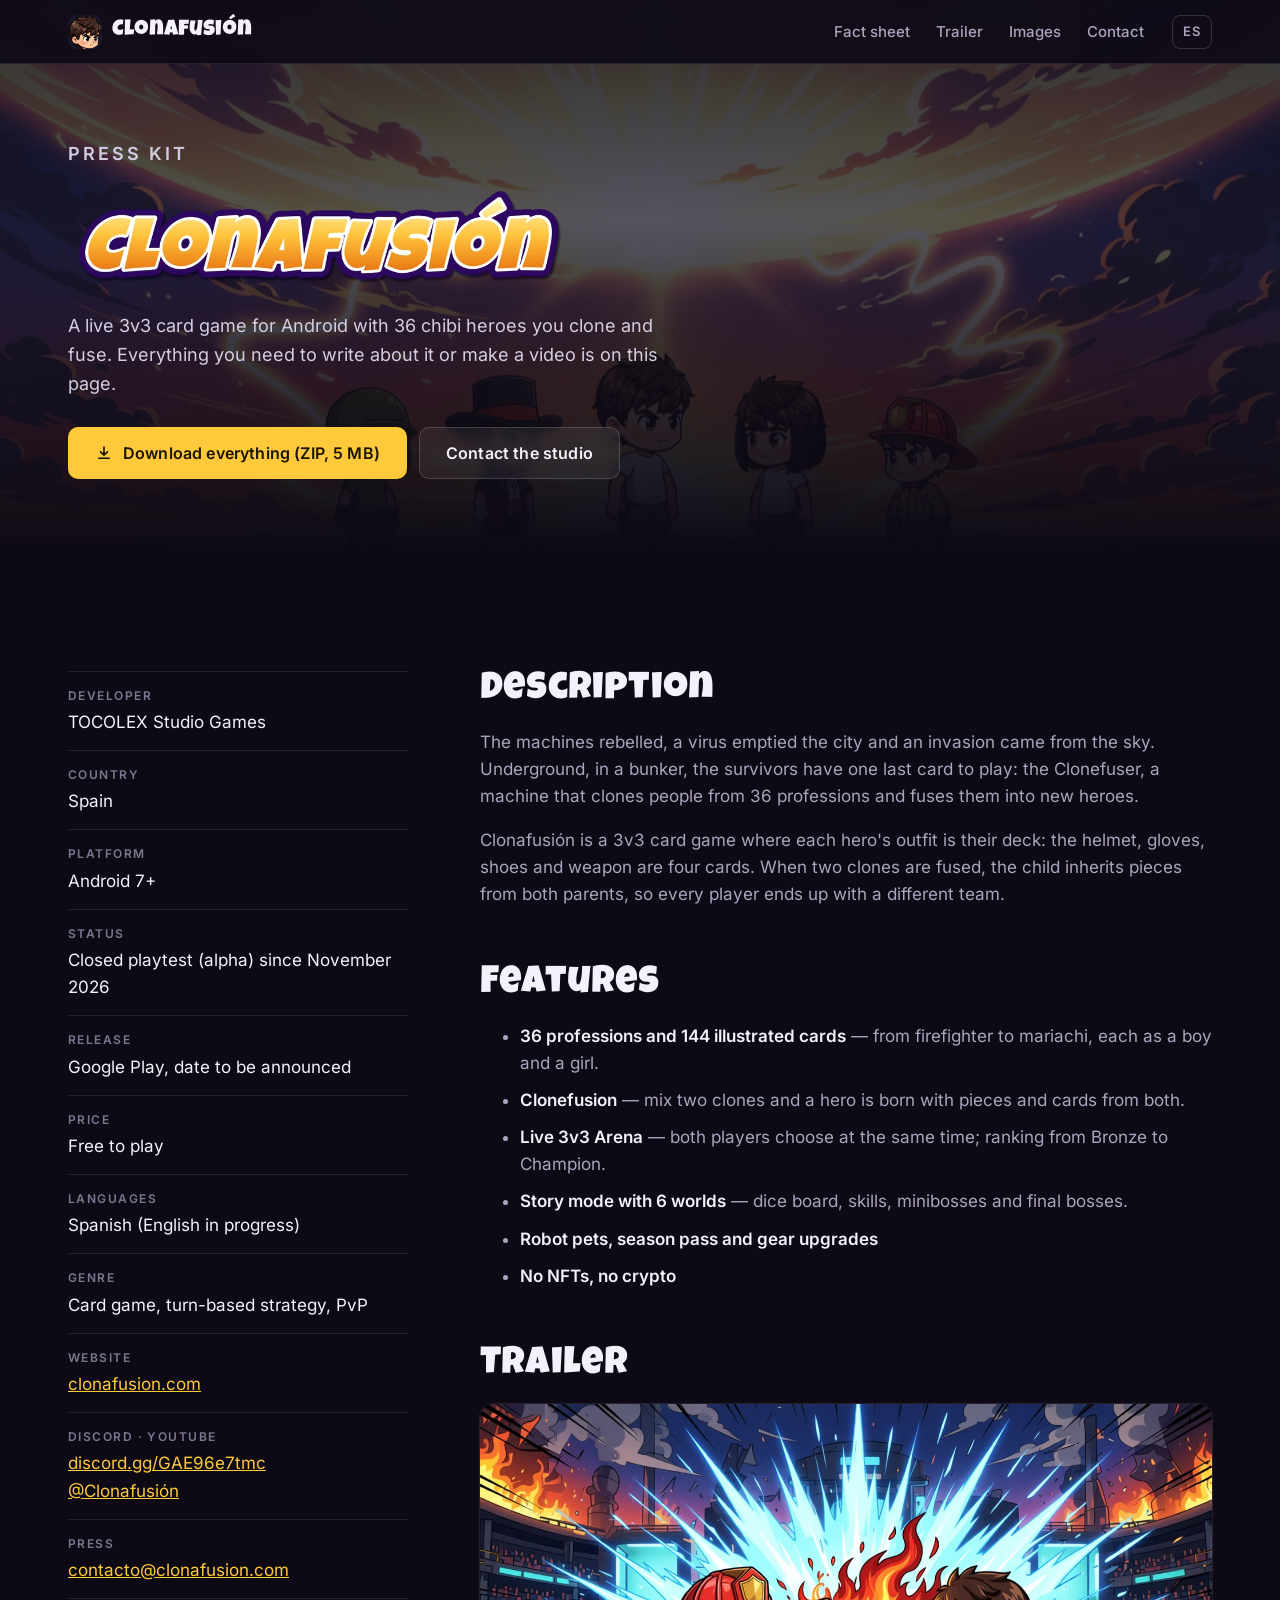
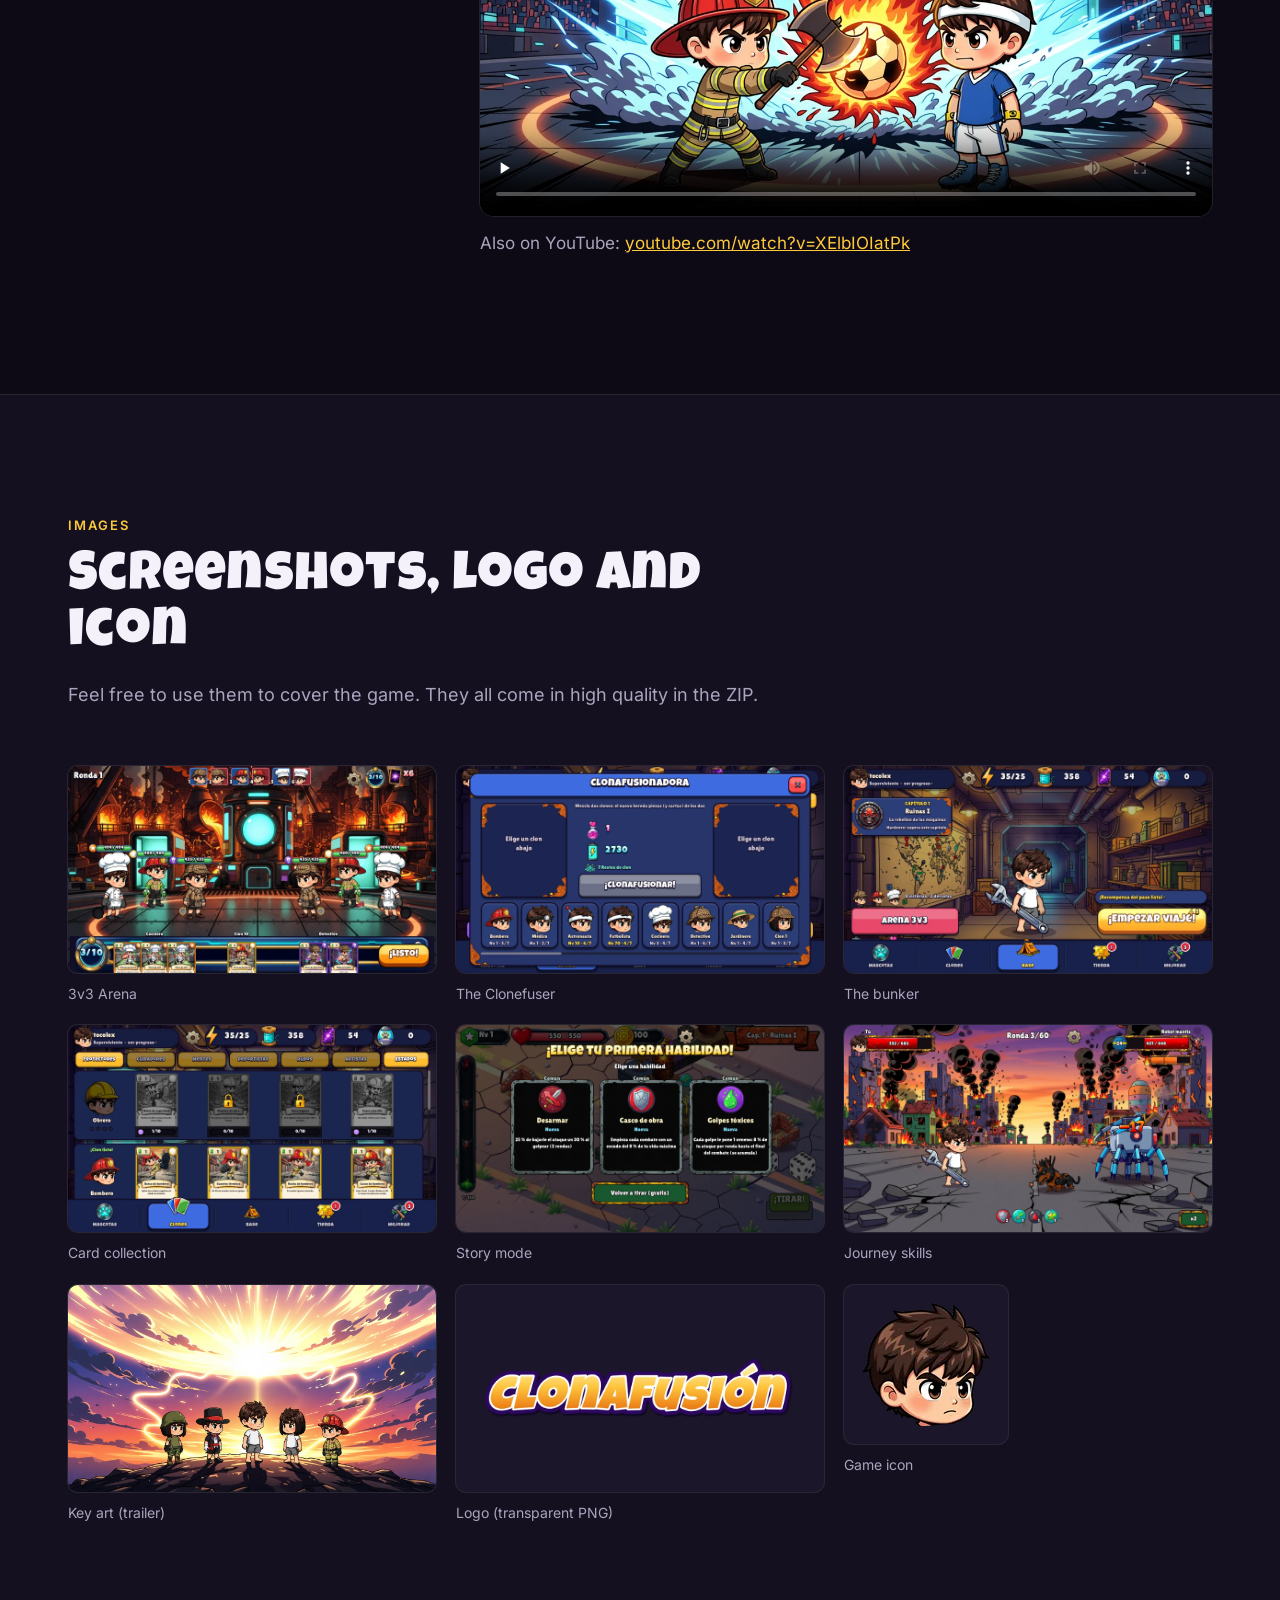
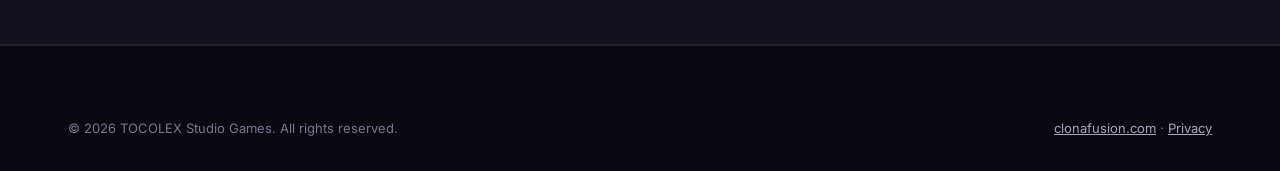
<file: prensa.html>
<!doctype html>
<html lang="es">
<head>
<meta charset="utf-8">
<meta name="viewport" content="width=device-width, initial-scale=1">
<title>Prensa · Clonafusión</title>
<meta name="description" content="Kit de prensa de Clonafusión: ficha técnica, descripción, tráiler, capturas, logotipo e icono para descargar.">
<link rel="canonical" href="https://clonafusion.com/prensa">
<link rel="icon" href="img/caras/heroe.webp">
<link rel="preload" href="fuentes/inter-latin.woff2" as="font" type="font/woff2" crossorigin>
<link rel="stylesheet" href="estilo.css">
<style>
	.prensa-cab { padding: 140px 0 72px; background: linear-gradient(0deg, var(--fondo) 0%, rgba(13, 10, 21, 0.7) 60%, rgba(13, 10, 21, 0.85) 100%), url(img/anime/t13_final.webp) center 30% / cover; }
	.prensa-cab img { width: min(520px, 90%); margin: 0 0 22px -6px; }
	.prensa-cab p { color: #d4cde2; font-size: 18px; max-width: 620px; }
	.prensa-cab .botones { margin-top: 28px; }
	.ficha-rejilla { display: grid; grid-template-columns: 340px 1fr; gap: 72px; align-items: start; }
	.ficha { margin: 0; position: sticky; top: 100px; }
	.ficha div { padding: 14px 0; border-bottom: 1px solid var(--linea); }
	.ficha div:first-child { border-top: 1px solid var(--linea); }
	.ficha dt { font-size: 12px; font-weight: 600; letter-spacing: 0.12em; text-transform: uppercase; color: var(--tenue); }
	.ficha dd { margin: 4px 0 0; color: var(--texto); }
	.ficha a { color: var(--oro); }
	.texto-prensa h2 { font-size: clamp(28px, 3vw, 38px); margin: 0 0 18px; }
	.texto-prensa h2:not(:first-child) { margin-top: 56px; }
	.texto-prensa p, .texto-prensa li { color: var(--suave); }
	.texto-prensa li { margin-bottom: 10px; }
	.texto-prensa li b { color: var(--texto); font-weight: 600; }
	.video-prensa { margin: 0; border-radius: 14px; overflow: hidden; box-shadow: 0 0 0 1px var(--linea); }
	.video-prensa video { display: block; width: 100%; aspect-ratio: 16 / 9; background: #000; }
	.descargas { display: grid; grid-template-columns: repeat(3, 1fr); gap: 20px; }
	.descargas a { display: block; text-decoration: none; color: var(--suave); font-size: 14px; }
	.descargas img { border-radius: 10px; aspect-ratio: 16 / 9; object-fit: cover; margin-bottom: 10px; box-shadow: 0 0 0 1px var(--linea); transition: transform 0.2s; }
	.descargas a:hover img { transform: translateY(-3px); }
	.descargas .contener img { object-fit: contain; background: var(--fondo-3); padding: 18px; }
	@media (max-width: 960px) {
		.ficha-rejilla { grid-template-columns: 1fr; gap: 48px; }
		.ficha { position: static; }
		.descargas { grid-template-columns: 1fr 1fr; }
	}
	@media (max-width: 560px) { .descargas { grid-template-columns: 1fr; } .prensa-cab { padding: 110px 0 56px; } }
</style>
</head>
<body>
<header class="barra solida">
	<div class="barra-dentro">
		<a class="marca" href="./"><img src="img/caras/heroe.webp" alt="" width="34" height="34"><span>Clonafusión</span></a>
		<nav aria-label="Secciones">
			<a href="#ficha" data-es="Ficha" data-en="Fact sheet">Ficha</a>
			<a href="#video" data-es="Tráiler" data-en="Trailer">Tráiler</a>
			<a href="#imagenes" data-es="Imágenes" data-en="Images">Imágenes</a>
			<a href="#contacto" data-es="Contacto" data-en="Contact">Contacto</a>
		</nav>
		<button class="idioma" id="idioma" aria-label="Cambiar idioma / Change language">EN</button>
	</div>
</header>

<main>
<section class="prensa-cab">
	<div class="envoltura">
		<p class="antetitulo" data-es="Kit de prensa" data-en="Press kit">Kit de prensa</p>
		<h1><img src="prensa/logo.webp" alt="Clonafusión" width="900" height="186"></h1>
		<p data-es="Juego de cartas 3 contra 3 en directo para Android, con 36 héroes chibi que se clonan y se fusionan. Todo lo que necesitas para escribir sobre él o grabarlo está en esta página."
			data-en="A live 3v3 card game for Android with 36 chibi heroes you clone and fuse. Everything you need to write about it or make a video is on this page.">Juego de cartas 3 contra 3 en directo para Android, con 36 héroes chibi que se clonan y se fusionan. Todo lo que necesitas para escribir sobre él o grabarlo está en esta página.</p>
		<div class="botones">
			<a class="boton oro" href="prensa/clonafusion_prensa.zip" download>
				<svg viewBox="0 0 24 24" width="18" height="18" aria-hidden="true"><path d="M12 4v11m0 0l-4.5-4.5M12 15l4.5-4.5M5 19h14" fill="none" stroke="currentColor" stroke-width="2.2" stroke-linecap="round" stroke-linejoin="round"/></svg>
				<span data-es="Descargar todo (ZIP, 5 MB)" data-en="Download everything (ZIP, 5 MB)">Descargar todo (ZIP, 5 MB)</span>
			</a>
			<a class="boton fantasma" href="mailto:contacto@clonafusion.com?subject=Prensa%20Clonafusi%C3%B3n" data-es="Escribir al estudio" data-en="Contact the studio">Escribir al estudio</a>
		</div>
	</div>
</section>

<section class="bloque" id="ficha">
	<div class="envoltura ficha-rejilla">
		<dl class="ficha">
			<div><dt data-es="Estudio" data-en="Developer">Estudio</dt><dd>TOCOLEX Studio Games</dd></div>
			<div><dt data-es="País" data-en="Country">País</dt><dd data-es="España" data-en="Spain">España</dd></div>
			<div><dt data-es="Plataforma" data-en="Platform">Plataforma</dt><dd>Android 7+</dd></div>
			<div><dt data-es="Estado" data-en="Status">Estado</dt><dd data-es="Playtest cerrado (alfa) desde noviembre de 2026" data-en="Closed playtest (alpha) since November 2026">Playtest cerrado (alfa) desde noviembre de 2026</dd></div>
			<div><dt data-es="Lanzamiento" data-en="Release">Lanzamiento</dt><dd data-es="Google Play, fecha por anunciar" data-en="Google Play, date to be announced">Google Play, fecha por anunciar</dd></div>
			<div><dt data-es="Precio" data-en="Price">Precio</dt><dd data-es="Gratis para jugar" data-en="Free to play">Gratis para jugar</dd></div>
			<div><dt data-es="Idiomas" data-en="Languages">Idiomas</dt><dd data-es="Español (inglés en preparación)" data-en="Spanish (English in progress)">Español (inglés en preparación)</dd></div>
			<div><dt data-es="Género" data-en="Genre">Género</dt><dd data-es="Cartas, estrategia por turnos, PvP" data-en="Card game, turn-based strategy, PvP">Cartas, estrategia por turnos, PvP</dd></div>
			<div><dt data-es="Web" data-en="Website">Web</dt><dd><a href="https://clonafusion.com">clonafusion.com</a></dd></div>
			<div><dt>Discord · YouTube</dt><dd><a href="https://discord.gg/GAE96e7tmc">discord.gg/GAE96e7tmc</a><br><a href="https://www.youtube.com/@Clonafusi%C3%B3n">@Clonafusión</a></dd></div>
			<div id="contacto"><dt data-es="Prensa" data-en="Press">Prensa</dt><dd><a href="mailto:contacto@clonafusion.com">contacto@clonafusion.com</a></dd></div>
		</dl>

		<div class="texto-prensa">
			<h2 data-es="Descripción" data-en="Description">Descripción</h2>
			<p data-es="Las máquinas se rebelaron, un virus vació la ciudad y una invasión llegó del cielo. Bajo tierra, en un búnker, los supervivientes tienen una última carta: la Clonafusionadora, una máquina que clona a personas de 36 profesiones y las fusiona en héroes nuevos."
				data-en="The machines rebelled, a virus emptied the city and an invasion came from the sky. Underground, in a bunker, the survivors have one last card to play: the Clonefuser, a machine that clones people from 36 professions and fuses them into new heroes.">Las máquinas se rebelaron, un virus vació la ciudad y una invasión llegó del cielo. Bajo tierra, en un búnker, los supervivientes tienen una última carta: la Clonafusionadora, una máquina que clona a personas de 36 profesiones y las fusiona en héroes nuevos.</p>
			<p data-es="Clonafusión es un juego de cartas 3 contra 3 en el que la ropa de cada personaje es su mazo: el casco, los guantes, el calzado y el arma son cuatro cartas. Al fusionar dos clones, el hijo hereda piezas de los dos padres, así que cada jugador acaba con un equipo distinto."
				data-en="Clonafusión is a 3v3 card game where each hero's outfit is their deck: the helmet, gloves, shoes and weapon are four cards. When two clones are fused, the child inherits pieces from both parents, so every player ends up with a different team.">Clonafusión es un juego de cartas 3 contra 3 en el que la ropa de cada personaje es su mazo: el casco, los guantes, el calzado y el arma son cuatro cartas. Al fusionar dos clones, el hijo hereda piezas de los dos padres, así que cada jugador acaba con un equipo distinto.</p>

			<h2 data-es="Características" data-en="Features">Características</h2>
			<ul>
				<li><b data-es="36 profesiones y 144 cartas ilustradas" data-en="36 professions and 144 illustrated cards">36 profesiones y 144 cartas ilustradas</b> <span data-es="— de bombero a mariachi, cada una en versión chico y chica." data-en="— from firefighter to mariachi, each as a boy and a girl.">— de bombero a mariachi, cada una en versión chico y chica.</span></li>
				<li><b data-es="Clonafusión" data-en="Clonefusion">Clonafusión</b> <span data-es="— mezcla dos clones y nace un héroe con piezas y cartas de los dos." data-en="— mix two clones and a hero is born with pieces and cards from both.">— mezcla dos clones y nace un héroe con piezas y cartas de los dos.</span></li>
				<li><b data-es="Arena 3 contra 3 en directo" data-en="Live 3v3 Arena">Arena 3 contra 3 en directo</b> <span data-es="— los dos jugadores eligen a la vez; ranking de Bronce a Campeón." data-en="— both players choose at the same time; ranking from Bronze to Champion.">— los dos jugadores eligen a la vez; ranking de Bronce a Campeón.</span></li>
				<li><b data-es="Modo historia con 6 mundos" data-en="Story mode with 6 worlds">Modo historia con 6 mundos</b> <span data-es="— tablero con dados, habilidades, minijefes y jefes finales." data-en="— dice board, skills, minibosses and final bosses.">— tablero con dados, habilidades, minijefes y jefes finales.</span></li>
				<li><b data-es="Mascotas robóticas, pase de temporada y mejoras de equipo" data-en="Robot pets, season pass and gear upgrades">Mascotas robóticas, pase de temporada y mejoras de equipo</b></li>
				<li><b data-es="Sin NFT ni criptomonedas" data-en="No NFTs, no crypto">Sin NFT ni criptomonedas</b></li>
			</ul>

			<h2 id="video" data-es="Tráiler" data-en="Trailer">Tráiler</h2>
			<figure class="video-prensa"><video controls playsinline preload="none" poster="img/anime/t05_choque.webp" src="video/trailer_es.mp4" id="video-prensa"></video></figure>
			<p style="margin-top:14px"><span data-es="También en YouTube:" data-en="Also on YouTube:">También en YouTube:</span> <a href="https://www.youtube.com/watch?v=XElbIOIatPk" style="color:var(--oro)">youtube.com/watch?v=XElbIOIatPk</a></p>
		</div>
	</div>
</section>

<section class="bloque bloque-claro" id="imagenes">
	<div class="envoltura">
		<header class="cabecera">
			<p class="antetitulo" data-es="Imágenes" data-en="Images">Imágenes</p>
			<h2 data-es="Capturas, logotipo e icono" data-en="Screenshots, logo and icon">Capturas, logotipo e icono</h2>
			<p class="sub" data-es="Puedes usarlas libremente para hablar del juego. Todas vienen en alta calidad en el ZIP." data-en="Feel free to use them to cover the game. They all come in high quality in the ZIP.">Puedes usarlas libremente para hablar del juego. Todas vienen en alta calidad en el ZIP.</p>
		</header>
		<div class="descargas">
			<a href="img/capturas/arena.webp" target="_blank"><img src="img/capturas/arena.webp" alt="" loading="lazy"><span data-es="Arena 3 contra 3" data-en="3v3 Arena">Arena 3 contra 3</span></a>
			<a href="img/capturas/clonafusionadora.webp" target="_blank"><img src="img/capturas/clonafusionadora.webp" alt="" loading="lazy"><span data-es="La Clonafusionadora" data-en="The Clonefuser">La Clonafusionadora</span></a>
			<a href="img/capturas/base.webp" target="_blank"><img src="img/capturas/base.webp" alt="" loading="lazy"><span data-es="El búnker" data-en="The bunker">El búnker</span></a>
			<a href="img/capturas/coleccion.webp" target="_blank"><img src="img/capturas/coleccion.webp" alt="" loading="lazy"><span data-es="Colección de cartas" data-en="Card collection">Colección de cartas</span></a>
			<a href="img/capturas/viaje.webp" target="_blank"><img src="img/capturas/viaje.webp" alt="" loading="lazy"><span data-es="Modo historia" data-en="Story mode">Modo historia</span></a>
			<a href="img/capturas/habilidades.webp" target="_blank"><img src="img/capturas/habilidades.webp" alt="" loading="lazy"><span data-es="Habilidades del viaje" data-en="Journey skills">Habilidades del viaje</span></a>
			<a href="img/anime/t13_final.webp" target="_blank"><img src="img/anime/t13_final.webp" alt="" loading="lazy"><span data-es="Arte clave (tráiler)" data-en="Key art (trailer)">Arte clave (tráiler)</span></a>
			<a class="contener" href="prensa/clonafusion_logo.png" download><img src="prensa/logo.webp" alt="" loading="lazy"><span data-es="Logotipo (PNG transparente)" data-en="Logo (transparent PNG)">Logotipo (PNG transparente)</span></a>
			<a class="contener" href="img/caras/heroe.webp" target="_blank"><img src="img/caras/heroe.webp" alt="" loading="lazy"><span data-es="Icono del juego" data-en="Game icon">Icono del juego</span></a>
		</div>
	</div>
</section>
</main>

<footer class="pie">
	<div class="envoltura pie-final" style="margin-top:0;border-top:0;padding-top:0">
		<p>© 2026 TOCOLEX Studio Games. <span data-es="Todos los derechos reservados." data-en="All rights reserved.">Todos los derechos reservados.</span></p>
		<p><a href="./" style="color:var(--suave)">clonafusion.com</a> · <a href="privacidad.html" style="color:var(--suave)" data-es="Privacidad" data-en="Privacy">Privacidad</a></p>
	</div>
</footer>

<script>
	// (mismo idioma que la portada: se guarda en localStorage)
	(function () {
		var leer = function () { try { return localStorage.getItem("idioma"); } catch (e) { return null; } };
		var poner = function (i) {
			document.documentElement.lang = i;
			document.querySelectorAll("[data-es]").forEach(function (el) { el.textContent = el.dataset[i]; });
			document.getElementById("idioma").textContent = i === "es" ? "EN" : "ES";
			var v = document.getElementById("video-prensa");
			if (v && v.paused) v.src = "video/trailer_" + i + ".mp4";
			try { localStorage.setItem("idioma", i); } catch (e) {}
		};
		var actual = leer() || ((navigator.language || "es").indexOf("es") === 0 ? "es" : "en");
		document.getElementById("idioma").addEventListener("click", function () { actual = actual === "es" ? "en" : "es"; poner(actual); });
		poner(actual);
	})();
</script>
</body>
</html>
</file>
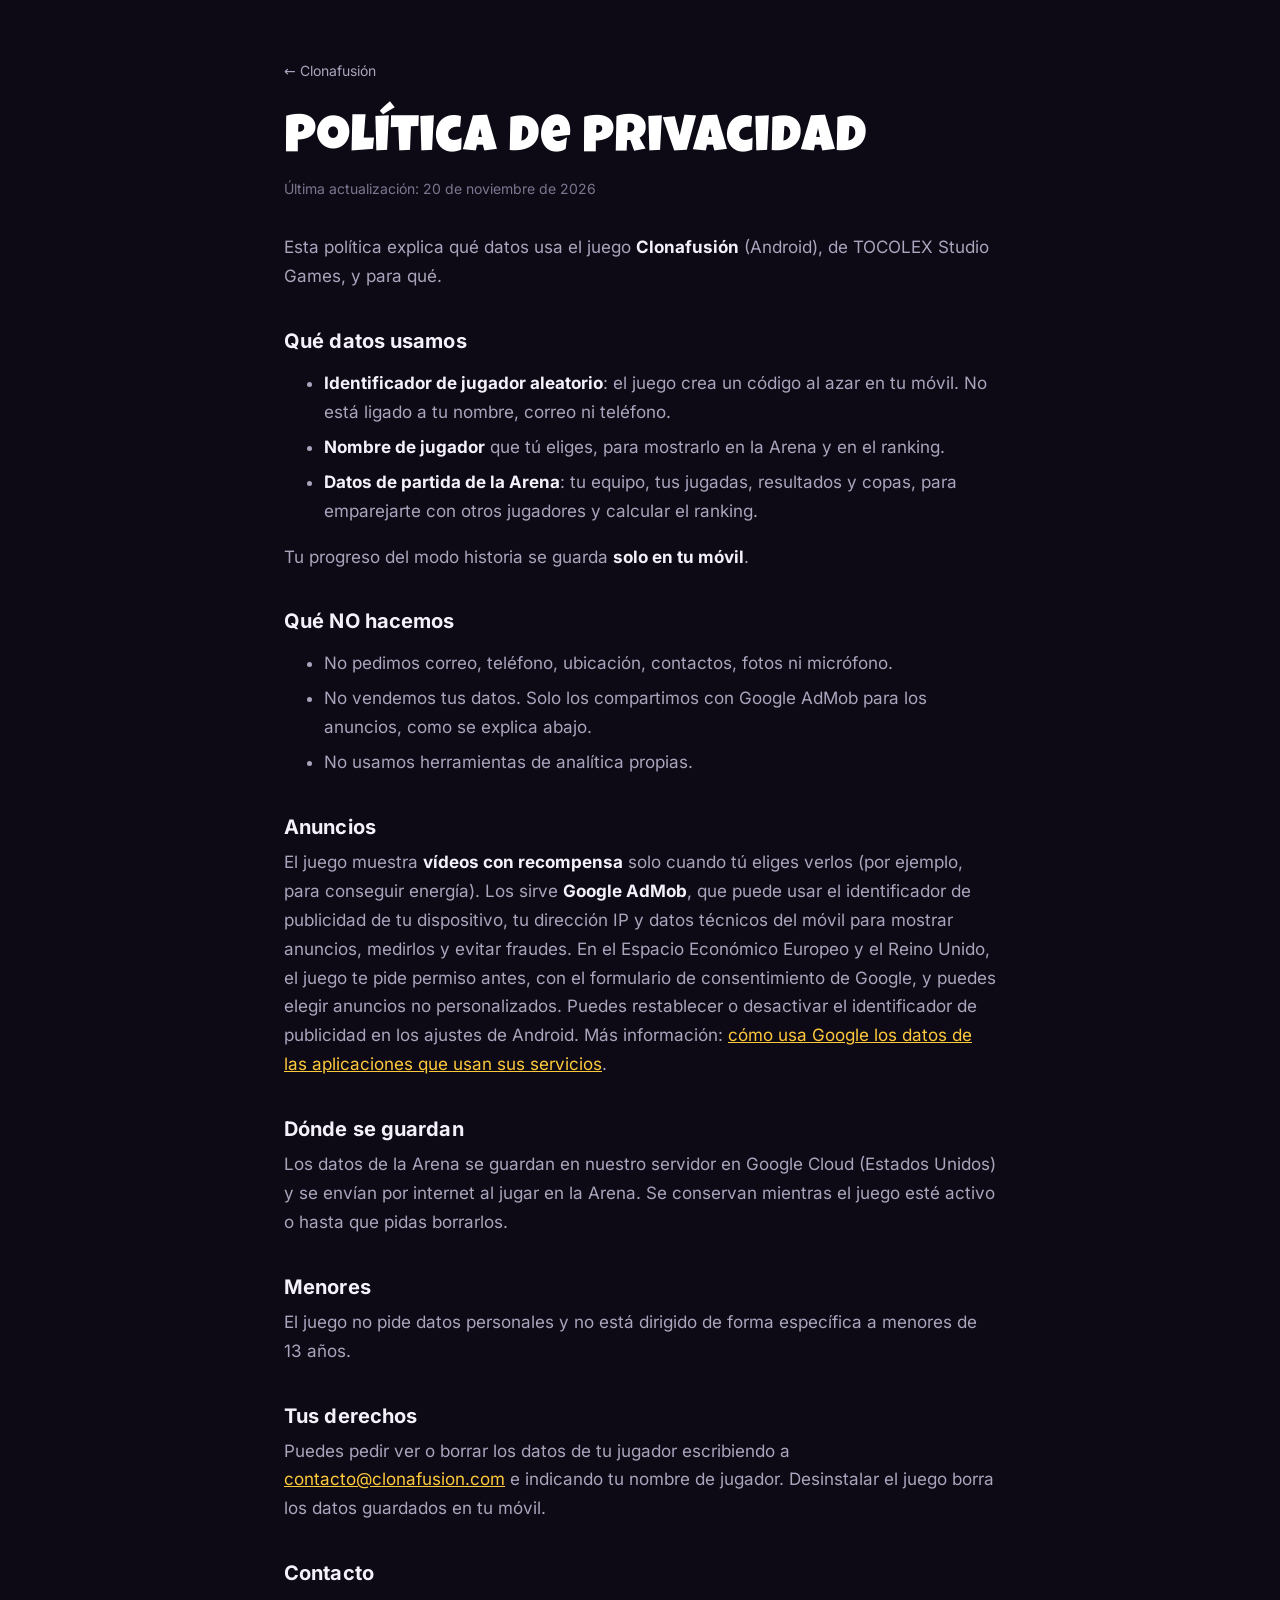
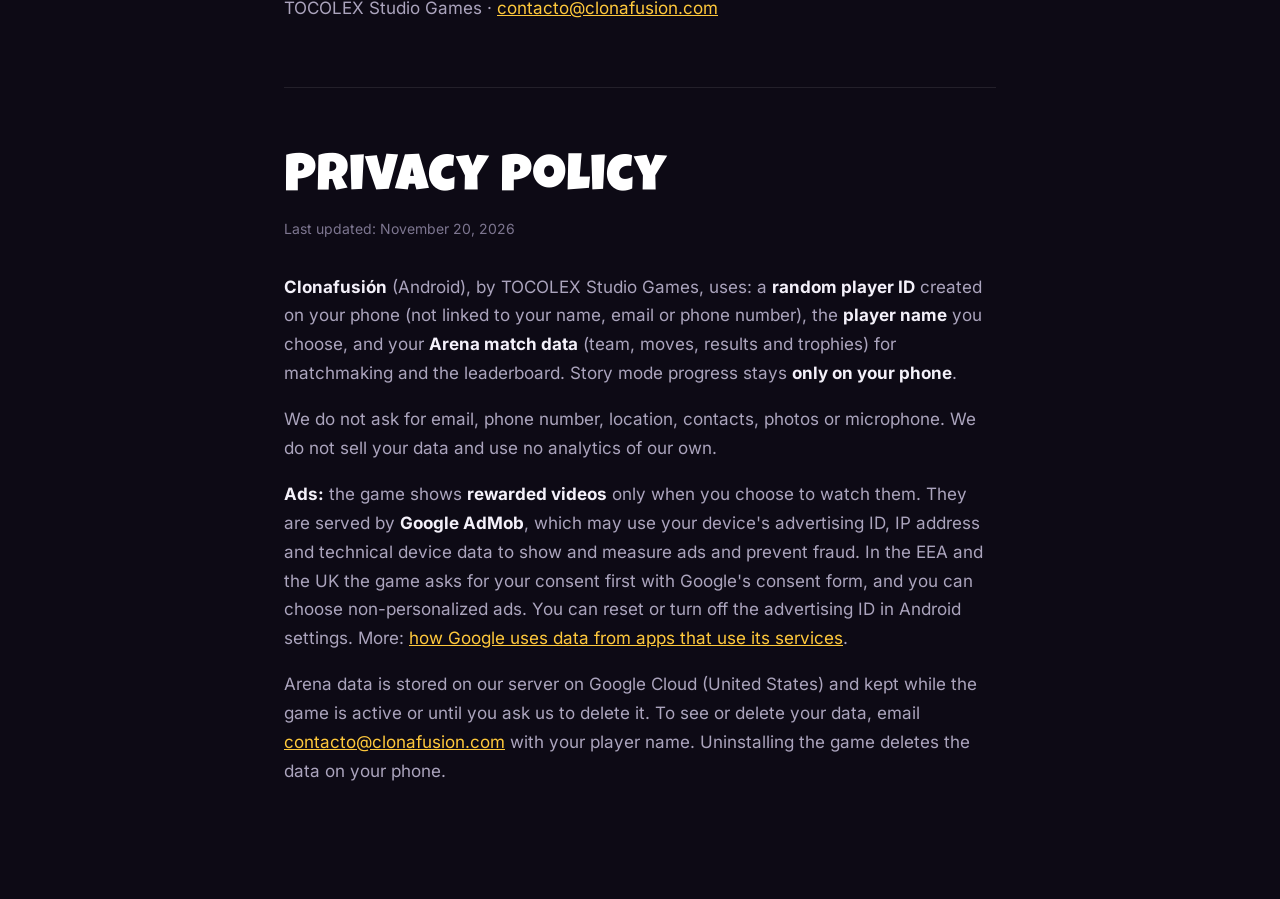
<file: privacidad.html>
<!doctype html>
<html lang="es">
<head>
<meta charset="utf-8">
<meta name="viewport" content="width=device-width, initial-scale=1">
<title>Política de privacidad · Clonafusión</title>
<meta name="robots" content="index, follow">
<meta name="description" content="Política de privacidad del juego Clonafusión para Android: qué datos usa, anuncios de Google AdMob y cómo pedir que se borren.">
<link rel="canonical" href="https://clonafusion.com/privacidad">
<link rel="icon" href="img/caras/heroe.webp">
<link rel="stylesheet" href="estilo.css">
<style>
	.legal { max-width: 760px; margin: 0 auto; padding: 56px 24px 96px; line-height: 1.7; color: var(--suave); }
	.legal h1 { font-family: "Clonafusion Display", "Lilita One", sans-serif; font-size: clamp(36px, 6vw, 52px); line-height: 1.05; margin: 28px 0 10px; color: #fff; }
	.legal h2 { font-family: "Inter", system-ui, sans-serif; font-size: 20px; font-weight: 700; margin: 40px 0 10px; color: var(--texto); }
	.legal strong { color: var(--texto); }
	.legal a { color: var(--oro); }
	.legal .volver { font-size: 14px; color: var(--suave); text-decoration: none; }
	.legal .volver:hover { color: var(--texto); }
	.legal .fecha { color: var(--tenue); font-size: 14px; margin-bottom: 32px; }
	.legal hr { border: 0; border-top: 1px solid var(--linea); margin: 64px 0; }
	.legal li { margin-bottom: 6px; }
</style>
</head>
<body>
<main class="legal">
	<p><a class="volver" href="./">← Clonafusión</a></p>

	<h1>Política de privacidad</h1>
	<p class="fecha">Última actualización: 20 de noviembre de 2026</p>
	<p>Esta política explica qué datos usa el juego <strong>Clonafusión</strong> (Android), de TOCOLEX Studio Games, y para qué.</p>

	<h2>Qué datos usamos</h2>
	<ul>
		<li><strong>Identificador de jugador aleatorio</strong>: el juego crea un código al azar en tu móvil. No está ligado a tu nombre, correo ni teléfono.</li>
		<li><strong>Nombre de jugador</strong> que tú eliges, para mostrarlo en la Arena y en el ranking.</li>
		<li><strong>Datos de partida de la Arena</strong>: tu equipo, tus jugadas, resultados y copas, para emparejarte con otros jugadores y calcular el ranking.</li>
	</ul>
	<p>Tu progreso del modo historia se guarda <strong>solo en tu móvil</strong>.</p>

	<h2>Qué NO hacemos</h2>
	<ul>
		<li>No pedimos correo, teléfono, ubicación, contactos, fotos ni micrófono.</li>
		<li>No vendemos tus datos. Solo los compartimos con Google AdMob para los anuncios, como se explica abajo.</li>
		<li>No usamos herramientas de analítica propias.</li>
	</ul>

	<h2>Anuncios</h2>
	<p>El juego muestra <strong>vídeos con recompensa</strong> solo cuando tú eliges verlos (por ejemplo, para conseguir energía). Los sirve <strong>Google AdMob</strong>, que puede usar el identificador de publicidad de tu dispositivo, tu dirección IP y datos técnicos del móvil para mostrar anuncios, medirlos y evitar fraudes. En el Espacio Económico Europeo y el Reino Unido, el juego te pide permiso antes, con el formulario de consentimiento de Google, y puedes elegir anuncios no personalizados. Puedes restablecer o desactivar el identificador de publicidad en los ajustes de Android. Más información: <a href="https://policies.google.com/technologies/partner-sites" rel="noopener">cómo usa Google los datos de las aplicaciones que usan sus servicios</a>.</p>

	<h2>Dónde se guardan</h2>
	<p>Los datos de la Arena se guardan en nuestro servidor en Google Cloud (Estados Unidos) y se envían por internet al jugar en la Arena. Se conservan mientras el juego esté activo o hasta que pidas borrarlos.</p>

	<h2>Menores</h2>
	<p>El juego no pide datos personales y no está dirigido de forma específica a menores de 13 años.</p>

	<h2>Tus derechos</h2>
	<p>Puedes pedir ver o borrar los datos de tu jugador escribiendo a <a href="mailto:contacto@clonafusion.com">contacto@clonafusion.com</a> e indicando tu nombre de jugador. Desinstalar el juego borra los datos guardados en tu móvil.</p>

	<h2>Contacto</h2>
	<p>TOCOLEX Studio Games · <a href="mailto:contacto@clonafusion.com">contacto@clonafusion.com</a></p>

	<hr>

	<h1 lang="en">Privacy policy</h1>
	<div lang="en">
		<p class="fecha">Last updated: November 20, 2026</p>
		<p><strong>Clonafusión</strong> (Android), by TOCOLEX Studio Games, uses: a <strong>random player ID</strong> created on your phone (not linked to your name, email or phone number), the <strong>player name</strong> you choose, and your <strong>Arena match data</strong> (team, moves, results and trophies) for matchmaking and the leaderboard. Story mode progress stays <strong>only on your phone</strong>.</p>
		<p>We do not ask for email, phone number, location, contacts, photos or microphone. We do not sell your data and use no analytics of our own.</p>
		<p><strong>Ads:</strong> the game shows <strong>rewarded videos</strong> only when you choose to watch them. They are served by <strong>Google AdMob</strong>, which may use your device's advertising ID, IP address and technical device data to show and measure ads and prevent fraud. In the EEA and the UK the game asks for your consent first with Google's consent form, and you can choose non-personalized ads. You can reset or turn off the advertising ID in Android settings. More: <a href="https://policies.google.com/technologies/partner-sites" rel="noopener">how Google uses data from apps that use its services</a>.</p>
		<p>Arena data is stored on our server on Google Cloud (United States) and kept while the game is active or until you ask us to delete it. To see or delete your data, email <a href="mailto:contacto@clonafusion.com">contacto@clonafusion.com</a> with your player name. Uninstalling the game deletes the data on your phone.</p>
	</div>
</main>
</body>
</html>
</file>
<file: estilo.css>
/* Clonafusión · web oficial
   Letra de marca (Clonafusion Display) solo en títulos; el texto en Inter. Fondo tinta, un acento dorado y el color de
   cada clase solo donde se habla de esa clase. */
@font-face { font-family: "Clonafusion Display"; src: url(fuentes/Clonafusion-Display.ttf) format("truetype"); font-display: swap; }
@font-face { font-family: "Lilita One"; src: url(fuentes/LilitaOne-Regular.ttf) format("truetype"); font-display: swap; }
@font-face {
	font-family: "Inter"; font-style: normal; font-weight: 100 900; font-display: swap;
	src: url(fuentes/inter-latin.woff2) format("woff2");
	unicode-range: U+0000-00FF, U+0131, U+0152-0153, U+02BB-02BC, U+02C6, U+02DA, U+02DC, U+0304, U+0308, U+0329, U+2000-206F, U+20AC, U+2122, U+2191, U+2193, U+2212, U+2215, U+FEFF, U+FFFD;
}
@font-face {
	font-family: "Inter"; font-style: normal; font-weight: 100 900; font-display: swap;
	src: url(fuentes/inter-latin-ext.woff2) format("woff2");
	unicode-range: U+0100-02BA, U+02BD-02C5, U+02C7-02CC, U+02CE-02D7, U+02DD-02FF, U+0304, U+0308, U+0329, U+1D00-1DBF, U+1E00-1E9F, U+1EF2-1EFF, U+2020, U+20A0-20AB, U+20AD-20C0, U+2113, U+2C60-2C7F, U+A720-A7FF;
}

:root {
	--fondo: #0d0a15;
	--fondo-2: #141020;
	--fondo-3: #1b1629;
	--linea: rgba(255, 255, 255, 0.09);
	--linea-2: rgba(255, 255, 255, 0.16);
	--texto: #f4f1fa;
	--suave: #aba4bd;
	--tenue: #7d7690;
	--oro: #ffc93c;
	--oro-2: #f0a91c;
	--violeta: #8f63ff;
	--dano: #ff6a5f;
	--crema: #fff3d6;
	--tinta: #3a2f2a;
	--protector: #e8b820; --cuidador: #3fbf8f; --deportista: #3a86e8; --mente: #9a62e0; --rudo: #e0483c; --artista: #f0902c;
	--ancho: 1200px;
	--r: 14px;
}

* { box-sizing: border-box; }
[hidden] { display: none !important; }
html { scroll-behavior: smooth; scroll-padding-top: 80px; -webkit-text-size-adjust: 100%; }
body {
	margin: 0; background: var(--fondo); color: var(--texto);
	font-family: "Inter", system-ui, -apple-system, "Segoe UI", Roboto, sans-serif;
	font-size: 17px; line-height: 1.6; font-feature-settings: "cv11", "ss01";
	-webkit-font-smoothing: antialiased;
}
img { max-width: 100%; height: auto; display: block; }
a { color: inherit; }
p { margin: 0 0 1em; }
h1, h2, h3, h4 { margin: 0; font-weight: normal; }
h2 { font-family: "Clonafusion Display", "Lilita One", sans-serif; font-size: clamp(34px, 4.4vw, 54px); line-height: 1.05; letter-spacing: 0.005em; }
h3 { font-family: "Clonafusion Display", "Lilita One", sans-serif; font-size: clamp(24px, 2.4vw, 32px); line-height: 1.1; }
:focus-visible { outline: 2px solid var(--oro); outline-offset: 3px; border-radius: 4px; }
::selection { background: var(--oro); color: #1b1400; }
.saltar { position: absolute; left: -999px; top: 8px; z-index: 60; background: var(--oro); color: #1b1400; padding: 8px 14px; border-radius: 8px; font-weight: 600; }
.saltar:focus { left: 8px; }
.envoltura { width: 100%; max-width: var(--ancho); margin: 0 auto; padding: 0 28px; }

/* ---------------------------------------------------------------- botones */
.boton {
	display: inline-flex; align-items: center; justify-content: center; gap: 10px; min-height: 52px; padding: 0 26px;
	font: 600 16px/1 "Inter", system-ui, sans-serif; letter-spacing: 0.01em; text-decoration: none; cursor: pointer;
	border-radius: 10px; border: 1px solid transparent; transition: background 0.18s, border-color 0.18s, color 0.18s, transform 0.18s;
}
.boton:active { transform: translateY(1px); }
.boton.oro { background: var(--oro); color: #1b1400; }
.boton.oro:hover { background: #ffd666; }
.boton.fantasma { background: rgba(255, 255, 255, 0.06); color: var(--texto); border-color: var(--linea-2); backdrop-filter: blur(6px); }
.boton.fantasma:hover { background: rgba(255, 255, 255, 0.12); border-color: rgba(255, 255, 255, 0.32); }
.boton-sm { min-height: 40px; padding: 0 18px; font-size: 15px; }
.boton.apagado { opacity: 0.45; cursor: not-allowed; }
.boton:disabled { cursor: wait; opacity: 0.85; }
.boton.cargando::after { content: ""; width: 16px; height: 16px; border-radius: 50%; border: 2px solid currentColor; border-right-color: transparent; animation: girar 0.7s linear infinite; }
@keyframes girar { to { transform: rotate(360deg); } }

/* ---------------------------------------------------------------- barra */
.barra { position: fixed; inset: 0 0 auto 0; z-index: 30; transition: background 0.25s, border-color 0.25s; border-bottom: 1px solid transparent; }
.barra.solida { background: rgba(13, 10, 21, 0.88); backdrop-filter: saturate(140%) blur(12px); border-bottom-color: var(--linea); }
.barra-dentro { max-width: var(--ancho); margin: 0 auto; padding: 14px 28px; display: flex; align-items: center; gap: 28px; }
.marca { display: inline-flex; align-items: center; gap: 10px; text-decoration: none; color: var(--texto); font-family: "Clonafusion Display", "Lilita One", sans-serif; font-size: 22px; }
.marca img { width: 34px; height: 34px; border-radius: 9px; object-fit: cover; background: var(--fondo-3); }
.barra nav { display: flex; gap: 26px; margin-left: auto; }
.barra nav a { text-decoration: none; color: var(--suave); font-size: 15px; font-weight: 500; transition: color 0.15s; }
.barra nav a:hover { color: var(--texto); }
.idioma { font: 600 13px/1 "Inter", sans-serif; letter-spacing: 0.06em; cursor: pointer; color: var(--suave); background: none; border: 1px solid var(--linea-2); border-radius: 8px; padding: 0 10px; height: 34px; }
.idioma:hover { color: var(--texto); border-color: rgba(255, 255, 255, 0.32); }

/* ---------------------------------------------------------------- portada */
.portada { position: relative; min-height: 100svh; display: flex; flex-direction: column; justify-content: flex-end; overflow: hidden; isolation: isolate; }
.portada-video { position: absolute; inset: 0; width: 100%; height: 100%; object-fit: cover; z-index: -2; }
.portada-velo {
	position: absolute; inset: 0; z-index: -1;
	background:
		linear-gradient(90deg, rgba(13, 10, 21, 0.92) 0%, rgba(13, 10, 21, 0.7) 38%, rgba(13, 10, 21, 0.05) 75%),
		linear-gradient(0deg, var(--fondo) 0%, rgba(13, 10, 21, 0) 38%),
		linear-gradient(180deg, rgba(13, 10, 21, 0.55) 0%, rgba(13, 10, 21, 0) 20%);
}
.portada-texto { padding-top: 140px; padding-bottom: 56px; }
.portada-texto > * { max-width: 600px; }
.antetitulo { margin: 0 0 14px; font-size: 13px; font-weight: 600; letter-spacing: 0.16em; text-transform: uppercase; color: var(--oro); }
.titulo { line-height: 0; }
.titulo img { width: min(560px, 100%); margin-left: -8px; filter: drop-shadow(0 18px 40px rgba(0, 0, 0, 0.55)); }
.lema { margin: 18px 0 14px; font-family: "Clonafusion Display", "Lilita One", sans-serif; font-size: clamp(22px, 2.6vw, 30px); line-height: 1.2; color: #fff; }
.intro { color: #d9d3e6; font-size: 18px; margin-bottom: 30px; }
.botones { display: flex; flex-wrap: wrap; gap: 12px; }
.datos { list-style: none; margin: 0 auto 0; display: grid; grid-template-columns: repeat(4, 1fr); border-top: 1px solid var(--linea-2); padding-top: 0; padding-bottom: 0; }
.datos li { padding: 22px 0 28px; display: flex; align-items: baseline; gap: 10px; }
.datos li + li { padding-left: 28px; border-left: 1px solid var(--linea); }
.datos b { font-family: "Clonafusion Display", "Lilita One", sans-serif; font-weight: normal; font-size: 34px; line-height: 1; color: #fff; }
.datos span { color: var(--suave); font-size: 14px; }

/* ---------------------------------------------------------------- bloques */
.bloque { padding: 120px 0; position: relative; }
.bloque-claro { background: var(--fondo-2); border-top: 1px solid var(--linea); border-bottom: 1px solid var(--linea); }
.cabecera { margin-bottom: 56px; max-width: 720px; }
.cabecera-fila { max-width: none; display: flex; justify-content: space-between; align-items: flex-end; gap: 32px; }
.cabecera-fila > div:first-child { max-width: 720px; }
.sub { color: var(--suave); font-size: 18px; margin: 18px 0 0; }
.sub a { color: var(--texto); text-decoration-color: var(--oro); text-underline-offset: 3px; }

/* Tráiler: póster grande que abre el vídeo */
.bloque-trailer { padding: 40px 0 0; }
.poster { all: unset; cursor: pointer; position: relative; display: block; width: 100%; aspect-ratio: 21 / 9; border-radius: 20px; overflow: hidden; box-shadow: 0 0 0 1px var(--linea), 0 40px 90px -30px rgba(0, 0, 0, 0.9); }
.poster img { position: absolute; inset: 0; width: 100%; height: 100%; object-fit: cover; transition: transform 0.8s cubic-bezier(.2, .7, .2, 1); }
.poster:hover img { transform: scale(1.03); }
.poster-velo { position: absolute; inset: 0; background: linear-gradient(0deg, rgba(10, 7, 16, 0.88) 0%, rgba(10, 7, 16, 0.15) 55%, rgba(10, 7, 16, 0.25) 100%); }
.poster-play { position: absolute; left: 50%; top: 46%; transform: translate(-50%, -50%); width: 84px; height: 84px; border-radius: 50%; display: grid; place-items: center; padding-left: 4px; color: #1b1400; background: var(--oro); box-shadow: 0 0 0 10px rgba(255, 201, 60, 0.18); transition: transform 0.2s, box-shadow 0.2s; }
.poster:hover .poster-play { transform: translate(-50%, -50%) scale(1.06); box-shadow: 0 0 0 16px rgba(255, 201, 60, 0.14); }
.poster:focus-visible { outline: 2px solid var(--oro); outline-offset: 4px; }
.poster-texto { position: absolute; left: 36px; right: 36px; bottom: 30px; display: flex; flex-direction: column; }
.poster-texto .antetitulo { margin-bottom: 8px; }
.poster-titulo { font-family: "Clonafusion Display", "Lilita One", sans-serif; font-size: clamp(24px, 3vw, 38px); line-height: 1.1; color: #fff; }
.poster-dur { position: absolute; right: 0; bottom: 4px; font: 600 13px/1 "Inter", sans-serif; color: var(--suave); padding: 6px 10px; border: 1px solid var(--linea-2); border-radius: 6px; }

/* El juego: filas con captura y texto */
.rasgo { display: grid; grid-template-columns: 1.35fr 1fr; gap: 64px; align-items: center; }
.rasgo + .rasgo { margin-top: 110px; }
.rasgo.al-reves { grid-template-columns: 1fr 1.35fr; }
.rasgo.al-reves .pantalla { order: 2; }
.pantalla {
	margin: 0; position: relative; padding: 10px; border-radius: 26px;
	background: linear-gradient(145deg, #2a2438, #121019); box-shadow: 0 0 0 1px rgba(255, 255, 255, 0.08), 0 30px 70px -20px rgba(0, 0, 0, 0.8);
}
.pantalla img { border-radius: 17px; width: 100%; aspect-ratio: 16 / 9; object-fit: cover; }
.numeral { display: block; font: 600 13px/1 "Inter", sans-serif; letter-spacing: 0.16em; color: var(--tenue); margin-bottom: 16px; }
.rasgo-texto h3 { margin-bottom: 18px; }
.rasgo-texto p { color: var(--suave); }

/* ---------------------------------------------------------------- inspector de cartas */
.inspector { display: grid; grid-template-columns: minmax(0, 1.55fr) minmax(0, 1fr); gap: 48px; align-items: start; }
.mazo { display: grid; grid-template-columns: repeat(3, 1fr); gap: 20px; }
.hueco { all: unset; cursor: pointer; display: block; border-radius: 16px; transition: transform 0.2s, filter 0.2s; container-type: inline-size; }
.marco-carta { container-type: inline-size; }
.mazo:has(.activa) .hueco:not(.activa) { filter: saturate(0.75) brightness(0.82); }
.hueco:hover { transform: translateY(-6px); filter: none !important; }
.hueco.activa { transform: translateY(-8px); }
.hueco.activa .carta { box-shadow: inset 0 0 0 1.6cqw color-mix(in srgb, var(--color) 55%, black), 0 0 0 3px var(--oro), 0 20px 40px rgba(0, 0, 0, 0.55); }
.hueco:focus-visible { outline: 2px solid var(--oro); outline-offset: 5px; }

/* La carta, como en el juego (240x360): todo en % y la letra en cqw para que escale */
.carta {
	position: relative; aspect-ratio: 2 / 3; border-radius: 6.5cqw; overflow: hidden; font-family: "Lilita One", sans-serif;
	background: repeating-linear-gradient(45deg, rgba(255,255,255,0.06) 0 2px, transparent 2px 12px), var(--color);
	box-shadow: inset 0 0 0 1.6cqw color-mix(in srgb, var(--color) 55%, black), 0 14px 28px rgba(0, 0, 0, 0.45);
	color: var(--tinta); user-select: none;
}
.carta.nv2 { box-shadow: inset 0 0 0 1.6cqw #ffd23f, 0 10px 22px rgba(0, 0, 0, 0.45); }
.carta-arte { position: absolute; left: 5%; top: 3.33%; width: 90%; height: 55%; border-radius: 4cqw; background: center / cover; outline: 1.2cqw solid color-mix(in srgb, var(--color) 55%, black); }
.carta-arte img { position: absolute; left: 3%; right: 3%; bottom: 6%; height: 92%; width: 94%; object-fit: contain; object-position: bottom; }
.carta-energia {
	position: absolute; left: 1.7%; top: 1.1%; width: 35%; height: 13.9%; display: grid; place-items: center; padding-left: 8cqw;
	background: url(img/cartas/ui_energia.webp) center / 100% 100% no-repeat;
	font-family: "Clonafusion Display", sans-serif; font-size: 11cqw; color: var(--tinta);
}
.carta-clase { position: absolute; right: 1.7%; top: 1.1%; width: 20.8%; }
.carta-nv2 { position: absolute; left: 3.3%; top: 15%; padding: 0.5cqw 3cqw; background: #ffd23f; color: #5a3a00; border-radius: 3cqw; font-size: 6cqw; }
.carta-nombre {
	position: absolute; left: 2.5%; right: 2.5%; top: 51.7%; height: 19.4%; display: grid; place-items: center; text-align: center; padding: 0 12% 4%;
	background: url(img/cartas/ui_cinta.webp) center / 100% 100% no-repeat;
	font-family: "Clonafusion Display", sans-serif; font-size: 7.5cqw; line-height: 1; color: var(--tinta);
}
.carta-efecto {
	position: absolute; left: 6.7%; right: 6.7%; top: 65.3%; height: 17.2%; margin: 0; padding: 2cqw 3cqw;
	background: #fbf3e0; border-radius: 3.3cqw; display: grid; place-items: center; text-align: center;
	font-size: 5.6cqw; line-height: 1.15; color: #4a3f39;
}
.carta-ataque, .carta-escudo {
	position: absolute; display: grid; place-items: center; font-family: "Clonafusion Display", sans-serif; color: #fff;
	background: center / contain no-repeat;
}
.carta-ataque { left: 0; bottom: 0.6%; width: 25.8%; height: 17.2%; background-image: url(img/cartas/ui_ataque.webp); font-size: 8.4cqw; -webkit-text-stroke: 1cqw #5a0d0d; paint-order: stroke; }
.carta-escudo { right: 1.7%; bottom: 0.8%; width: 18.3%; height: 15.8%; background-image: url(img/cartas/ui_escudo.webp); font-size: 8.4cqw; -webkit-text-stroke: 1cqw #2c3640; paint-order: stroke; }

.detalle { position: sticky; top: 100px; padding-left: 32px; border-left: 1px solid var(--linea-2); }
.detalle-clase { margin: 0 0 8px; font-size: 13px; font-weight: 600; letter-spacing: 0.12em; text-transform: uppercase; }
.detalle h3 { font-size: 34px; margin-bottom: 8px; }
.detalle-efecto { color: var(--texto); font-size: 17px; margin: 0 0 22px; }
.stats { display: flex; gap: 24px; margin: 0 0 26px; padding: 14px 0; border-top: 1px solid var(--linea); border-bottom: 1px solid var(--linea); }
.stats div { display: flex; flex-direction: column; }
.stats dt { font-size: 12px; letter-spacing: 0.1em; text-transform: uppercase; color: var(--tenue); }
.stats dd { margin: 2px 0 0; font-size: 22px; font-weight: 700; font-variant-numeric: tabular-nums; }
.tactica { margin: 0; display: grid; gap: 18px; }
.tactica dt { font-size: 13px; font-weight: 600; color: var(--texto); }
.tactica dd { margin: 3px 0 0; color: var(--suave); font-size: 15.5px; }
.tactica .riesgo dt { color: var(--dano); }
.detalle-nv2 { margin-top: 26px; padding-top: 22px; border-top: 1px solid var(--linea); display: grid; grid-template-columns: 1fr 104px; gap: 18px; align-items: center; }
.detalle-nv2 p { margin: 0; color: var(--suave); font-size: 15.5px; }
.detalle-nv2 b { color: #ffd23f; font-weight: 600; }

/* ---------------------------------------------------------------- personajes */
.sexo { display: inline-flex; padding: 4px; border: 1px solid var(--linea-2); border-radius: 10px; flex-shrink: 0; }
.sexo button { font: 600 14px/1 "Inter", sans-serif; cursor: pointer; padding: 0 18px; height: 38px; border-radius: 7px; border: 0; background: transparent; color: var(--suave); }
.sexo button.activo { background: var(--texto); color: var(--fondo); }
.clases { display: grid; grid-template-columns: repeat(3, 1fr); gap: 56px 48px; }
.clase h3 { font-size: 26px; display: flex; align-items: center; gap: 12px; }
.clase h3::before { content: ""; width: 10px; height: 10px; border-radius: 3px; background: var(--color); transform: rotate(45deg); }
.clase .rol { margin: 6px 0 18px; font-size: 15px; color: var(--suave); padding-bottom: 16px; border-bottom: 1px solid var(--linea); }
.caras { display: grid; grid-template-columns: repeat(3, 1fr); gap: 14px 10px; }
.cara { margin: 0; text-align: center; font-size: 13px; color: var(--suave); line-height: 1.25; }
.cara .marco { position: relative; aspect-ratio: 1; margin-bottom: 6px; }
.cara img { position: absolute; bottom: 0; left: 50%; height: auto; max-width: none; transform: translateX(-50%); transition: transform 0.2s; }
.cara:hover img { transform: translate(-50%, -4px); }

/* ---------------------------------------------------------------- mundos */
.rejilla-mundos { display: grid; grid-template-columns: repeat(3, 1fr); gap: 20px; }
.rejilla-mundos article { position: relative; aspect-ratio: 16 / 10; border-radius: var(--r); overflow: hidden; display: flex; align-items: flex-end; isolation: isolate; }
.m-fondo { position: absolute; inset: 0; width: 100%; height: 100%; object-fit: cover; z-index: -2; transition: transform 0.6s cubic-bezier(.2, .7, .2, 1); }
.rejilla-mundos article::after { content: ""; position: absolute; inset: 0; z-index: -1; background: linear-gradient(0deg, rgba(10, 7, 16, 0.92) 0%, rgba(10, 7, 16, 0.25) 55%, transparent 100%); }
.rejilla-mundos article:hover .m-fondo { transform: scale(1.05); }
.rejilla-mundos article > div { padding: 22px 24px; }
.m-num { display: block; font: 600 12px/1 "Inter", sans-serif; letter-spacing: 0.18em; color: var(--oro); margin-bottom: 8px; }
.rejilla-mundos h3 { font-size: 28px; }
.rejilla-mundos p { margin: 4px 0 0; color: #d4cde2; font-size: 15px; }

/* ---------------------------------------------------------------- capturas */
.galeria {
	display: grid; grid-auto-flow: column; grid-auto-columns: min(640px, 80vw); gap: 20px; overflow-x: auto; scroll-snap-type: x mandatory;
	padding: 4px max(28px, calc((100vw - var(--ancho)) / 2 + 28px)) 24px; scrollbar-width: thin; scrollbar-color: var(--linea-2) transparent;
}
.galeria figure { margin: 0; scroll-snap-align: start; }
.galeria img { border-radius: 12px; aspect-ratio: 16 / 9; object-fit: cover; box-shadow: 0 0 0 1px var(--linea); }
.galeria figcaption { margin-top: 12px; color: var(--suave); font-size: 14px; }

/* ---------------------------------------------------------------- hoja de ruta */
.ruta { list-style: none; margin: 0; padding: 0; display: grid; grid-template-columns: repeat(5, 1fr); gap: 0; counter-reset: paso; }
.ruta li { position: relative; padding: 30px 22px 0 0; border-top: 2px solid var(--linea-2); }
.ruta li::before { content: ""; position: absolute; top: -7px; left: 0; width: 12px; height: 12px; border-radius: 50%; background: var(--fondo-2); border: 2px solid var(--tenue); }
.ruta li.r-hecho { border-top-color: var(--oro); }
.ruta li.r-hecho::before { background: var(--oro); border-color: var(--oro); }
.ruta li.r-ahora::before { background: var(--fondo-2); border-color: var(--oro); box-shadow: 0 0 0 5px rgba(255, 201, 60, 0.18); }
.ruta .estado { display: block; font-size: 12px; font-weight: 600; letter-spacing: 0.14em; text-transform: uppercase; color: var(--tenue); margin-bottom: 10px; }
.ruta li.r-hecho .estado, .ruta li.r-ahora .estado { color: var(--oro); }
.ruta b { display: block; font-size: 17px; font-weight: 600; margin-bottom: 6px; }
.ruta p { margin: 0; color: var(--suave); font-size: 15px; }

/* ---------------------------------------------------------------- apuntarse */
.bloque-foto { background: linear-gradient(90deg, rgba(13, 10, 21, 0.96) 0%, rgba(13, 10, 21, 0.86) 45%, rgba(13, 10, 21, 0.55) 100%), url(img/anime/t13_final.webp) center / cover; }
.apuntarse { display: grid; grid-template-columns: 1fr 460px; gap: 72px; align-items: center; }
.apuntarse-texto p { color: #d4cde2; font-size: 18px; margin-top: 20px; max-width: 520px; }
.lista-check { list-style: none; padding: 0; margin: 28px 0 0; display: grid; gap: 12px; }
.lista-check li { display: flex; align-items: center; gap: 12px; color: var(--texto); }
.lista-check li::before { content: ""; width: 20px; height: 20px; flex-shrink: 0; border-radius: 50%; background: rgba(255, 201, 60, 0.16) url("data:image/svg+xml,%3Csvg xmlns='http://www.w3.org/2000/svg' viewBox='0 0 20 20'%3E%3Cpath d='M5.5 10.5l3 3 6-7' fill='none' stroke='%23ffc93c' stroke-width='2' stroke-linecap='round' stroke-linejoin='round'/%3E%3C/svg%3E") center / 100% no-repeat; }
.tarjeta-form { background: rgba(20, 16, 32, 0.92); backdrop-filter: blur(10px); border: 1px solid var(--linea-2); border-radius: 18px; padding: 34px; box-shadow: 0 30px 80px -30px rgba(0, 0, 0, 0.9); }
#form { display: flex; flex-direction: column; }
#form label { font-size: 14px; font-weight: 600; margin-bottom: 8px; color: var(--texto); }
#form input[type=email], #form input[type=text] {
	font: 16px "Inter", system-ui, sans-serif; color: var(--texto); background: rgba(255, 255, 255, 0.04);
	border: 1px solid var(--linea-2); border-radius: 10px; padding: 0 14px; height: 48px; margin-bottom: 20px; transition: border-color 0.15s, box-shadow 0.15s;
}
#form input::placeholder { color: var(--tenue); }
#form input:focus { outline: none; border-color: var(--oro); box-shadow: 0 0 0 3px rgba(255, 201, 60, 0.18); }
#form input[aria-invalid=true] { border-color: var(--dano); }
.error { margin: -14px 0 16px; color: var(--dano); font-size: 14px; }
fieldset { border: 0; padding: 0; margin: 0 0 20px; }
legend { padding: 0; margin-bottom: 8px; font-size: 14px; font-weight: 600; }
.opciones { display: grid; grid-template-columns: repeat(3, 1fr); gap: 8px; }
.opciones label { cursor: pointer; margin: 0 !important; }
.opciones input { position: absolute; opacity: 0; pointer-events: none; }
.opciones span { display: grid; place-items: center; height: 44px; border-radius: 10px; border: 1px solid var(--linea-2); font-size: 15px; font-weight: 500; color: var(--suave); transition: all 0.15s; }
.opciones input:checked + span { border-color: var(--oro); color: var(--texto); background: rgba(255, 201, 60, 0.1); }
.opciones input:focus-visible + span { outline: 2px solid var(--oro); outline-offset: 2px; }
.casilla { display: flex !important; gap: 10px; align-items: flex-start; font-size: 14px !important; font-weight: 400 !important; color: var(--suave) !important; margin: 0 0 22px !important; cursor: pointer; }
.casilla input { width: 18px; height: 18px; margin: 2px 0 0; accent-color: var(--oro); flex-shrink: 0; }
.enviar { width: 100%; }
.aviso-form { margin: 12px 0 0; color: var(--oro); font-size: 15px; }
.aviso-form.mal { color: var(--dano); }
.letra-pequena { margin: 16px 0 0; font-size: 13px; color: var(--tenue); }
.letra-pequena a { color: var(--suave); }
.hecho { text-align: center; display: flex; flex-direction: column; align-items: center; gap: 4px; padding: 10px 0; }
.hecho img { width: 96px; margin-bottom: 10px; }
.hecho h3 { font-size: 30px; color: var(--oro); }
.hecho p { color: var(--suave); margin: 10px 0 20px; }

/* ---------------------------------------------------------------- preguntas */
.faq-rejilla { display: grid; grid-template-columns: 380px 1fr; gap: 72px; align-items: start; }
.faq-rejilla .cabecera { margin: 0; position: sticky; top: 110px; }
.faq details { border-bottom: 1px solid var(--linea); }
.faq details:first-child { border-top: 1px solid var(--linea); }
.faq summary { cursor: pointer; padding: 22px 0; font-size: 17px; font-weight: 600; list-style: none; display: flex; justify-content: space-between; align-items: center; gap: 20px; }
.faq summary::-webkit-details-marker { display: none; }
.faq summary::after { content: ""; width: 12px; height: 12px; flex-shrink: 0; border-right: 2px solid var(--suave); border-bottom: 2px solid var(--suave); transform: rotate(45deg) translate(-3px, -3px); transition: transform 0.2s; }
.faq details[open] summary::after { transform: rotate(225deg) translate(-3px, -3px); }
.faq details p { margin: -6px 0 22px; color: var(--suave); max-width: 640px; }

/* ---------------------------------------------------------------- pie */
.pie { border-top: 1px solid var(--linea); background: #0a0811; padding: 72px 0 32px; font-size: 15px; }
.pie-rejilla { display: grid; grid-template-columns: 1.6fr 1fr 1fr 1fr; gap: 40px; }
.pie-marca p { color: var(--tenue); margin-top: 16px; max-width: 320px; font-size: 14px; }
.pie nav { display: flex; flex-direction: column; gap: 10px; }
.pie h4 { font-size: 12px; font-weight: 600; letter-spacing: 0.14em; text-transform: uppercase; color: var(--tenue); margin-bottom: 6px; }
.pie nav a { color: var(--suave); text-decoration: none; width: fit-content; }
.pie nav a:hover { color: var(--texto); }
.pie nav a.apagado { opacity: 0.45; }
.pie-final { display: flex; justify-content: space-between; gap: 20px; flex-wrap: wrap; margin-top: 56px; padding-top: 24px; border-top: 1px solid var(--linea); color: var(--tenue); font-size: 13px; }
.pie-final p { margin: 0; }

/* ---------------------------------------------------------------- tráiler */
.modal { position: fixed; inset: 0; z-index: 50; background: rgba(5, 3, 10, 0.94); display: grid; place-items: center; padding: 24px; }
.modal video { width: min(1200px, 100%); max-height: 86vh; border-radius: 12px; background: #000; box-shadow: 0 30px 80px rgba(0, 0, 0, 0.6); }
.cerrar { position: absolute; top: 18px; right: 18px; cursor: pointer; color: #fff; background: rgba(255, 255, 255, 0.1); border: 1px solid var(--linea-2); border-radius: 10px; width: 46px; height: 46px; display: grid; place-items: center; }
.cerrar:hover { background: rgba(255, 255, 255, 0.18); }

/* ---------------------------------------------------------------- aparición suave al bajar */
.aparece { opacity: 0; transform: translateY(24px); transition: opacity 0.7s ease, transform 0.7s cubic-bezier(.2, .7, .2, 1); }
.aparece.visto { opacity: 1; transform: none; }

/* ---------------------------------------------------------------- tamaños */
@media (max-width: 1080px) {
	.barra nav { display: none; }
	.barra-dentro .idioma { margin-left: auto; }
	.inspector { grid-template-columns: 1fr; }
	.detalle { position: static; padding: 28px 0 0; border-left: 0; border-top: 1px solid var(--linea-2); }
	.apuntarse { grid-template-columns: 1fr; gap: 40px; }
	.faq-rejilla { grid-template-columns: 1fr; gap: 32px; }
	.faq-rejilla .cabecera { position: static; }
	.ruta { grid-template-columns: 1fr; gap: 0; }
	.ruta li { border-top: 0; border-left: 2px solid var(--linea-2); padding: 0 0 30px 28px; }
	.ruta li.r-hecho { border-left-color: var(--oro); }
	.ruta li::before { top: 2px; left: -7px; }
	.pie-rejilla { grid-template-columns: 1fr 1fr 1fr; }
	.pie-marca { grid-column: 1 / -1; }
}
@media (max-width: 860px) {
	.bloque { padding: 84px 0; }
	.rasgo, .rasgo.al-reves { grid-template-columns: 1fr; gap: 32px; }
	.rasgo.al-reves .pantalla { order: 0; }
	.rasgo + .rasgo { margin-top: 72px; }
	.clases { grid-template-columns: 1fr 1fr; }
	.rejilla-mundos { grid-template-columns: 1fr 1fr; }
	.datos { grid-template-columns: 1fr 1fr; }
	.datos li:nth-child(3) { padding-left: 0; border-left: 0; }
	.datos li:nth-child(n+3) { border-top: 1px solid var(--linea); }
	.cabecera-fila { flex-direction: column; align-items: flex-start; }
	.portada-velo { background: linear-gradient(0deg, var(--fondo) 0%, rgba(13, 10, 21, 0.82) 45%, rgba(13, 10, 21, 0.35) 100%); }
}
@media (max-width: 560px) {
	body { font-size: 16px; }
	.poster { aspect-ratio: 4 / 5; border-radius: 16px; }
	.poster-texto { left: 20px; right: 20px; bottom: 22px; }
	.poster-dur { position: static; align-self: flex-start; margin-top: 12px; }
	.poster-play { width: 68px; height: 68px; }
	.envoltura { padding: 0 16px; }
	.barra-dentro { padding: 12px 16px; gap: 12px; }
	.marca span { display: none; }
	.portada-texto { padding-top: 110px; padding-bottom: 36px; }
	.botones .boton { flex: 1 1 100%; }
	.datos li { padding: 16px 0 18px; flex-direction: column; gap: 4px; }
	.datos li + li { padding-left: 16px; }
	.datos b { font-size: 28px; }
	.bloque { padding: 68px 0; }
	.cabecera { margin-bottom: 36px; }
	.pantalla { padding: 6px; border-radius: 18px; }
	.pantalla img { border-radius: 13px; }
	.mazo { grid-template-columns: repeat(2, 1fr); gap: 14px; }
	.clases, .rejilla-mundos { grid-template-columns: 1fr; }
	.tarjeta-form { padding: 22px; }
	.galeria { padding-left: 16px; padding-right: 16px; }
	.pie-rejilla { grid-template-columns: 1fr 1fr; }
	.pie-final { flex-direction: column; gap: 6px; }
}
@media (prefers-reduced-motion: reduce) {
	* { animation: none !important; transition: none !important; scroll-behavior: auto !important; }
	.aparece { opacity: 1; transform: none; }
	.portada-video { display: none; }
	.portada { background: url(img/portada.jpg) center / cover; }
}
</file>
